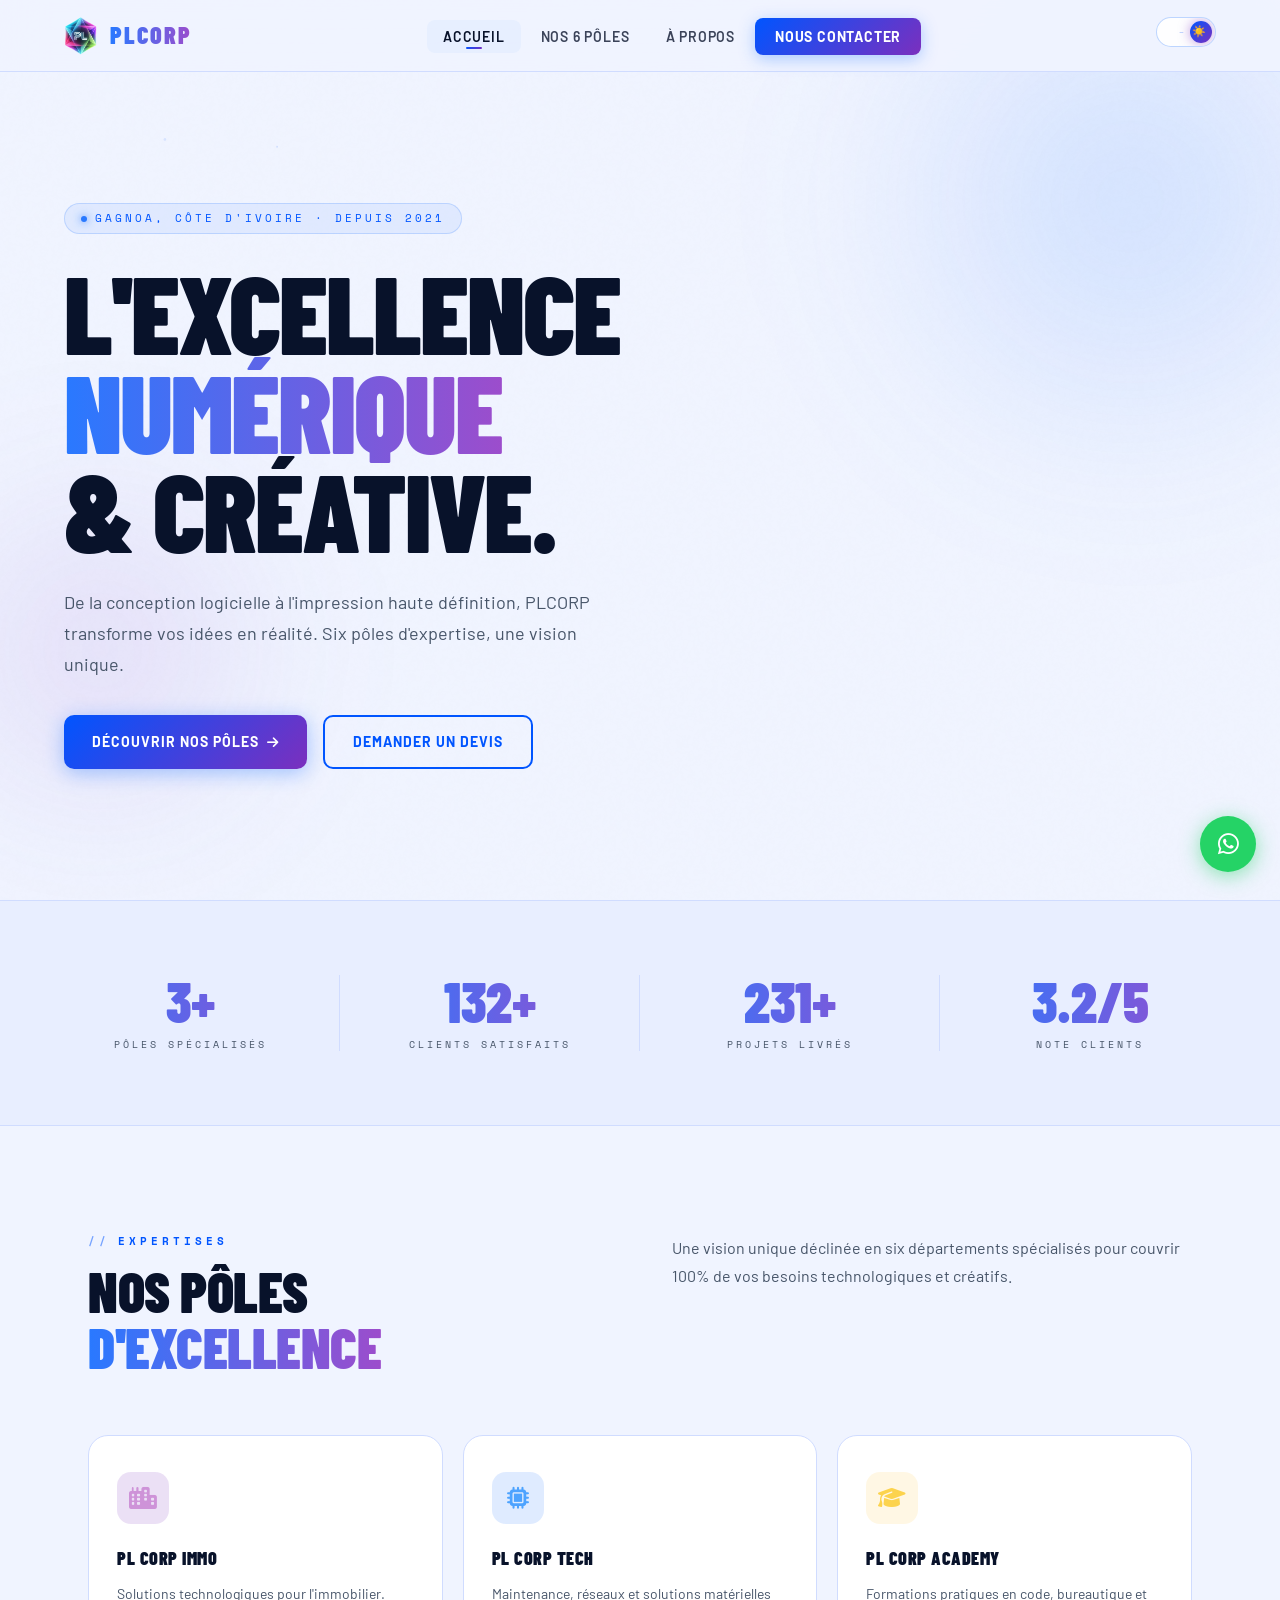
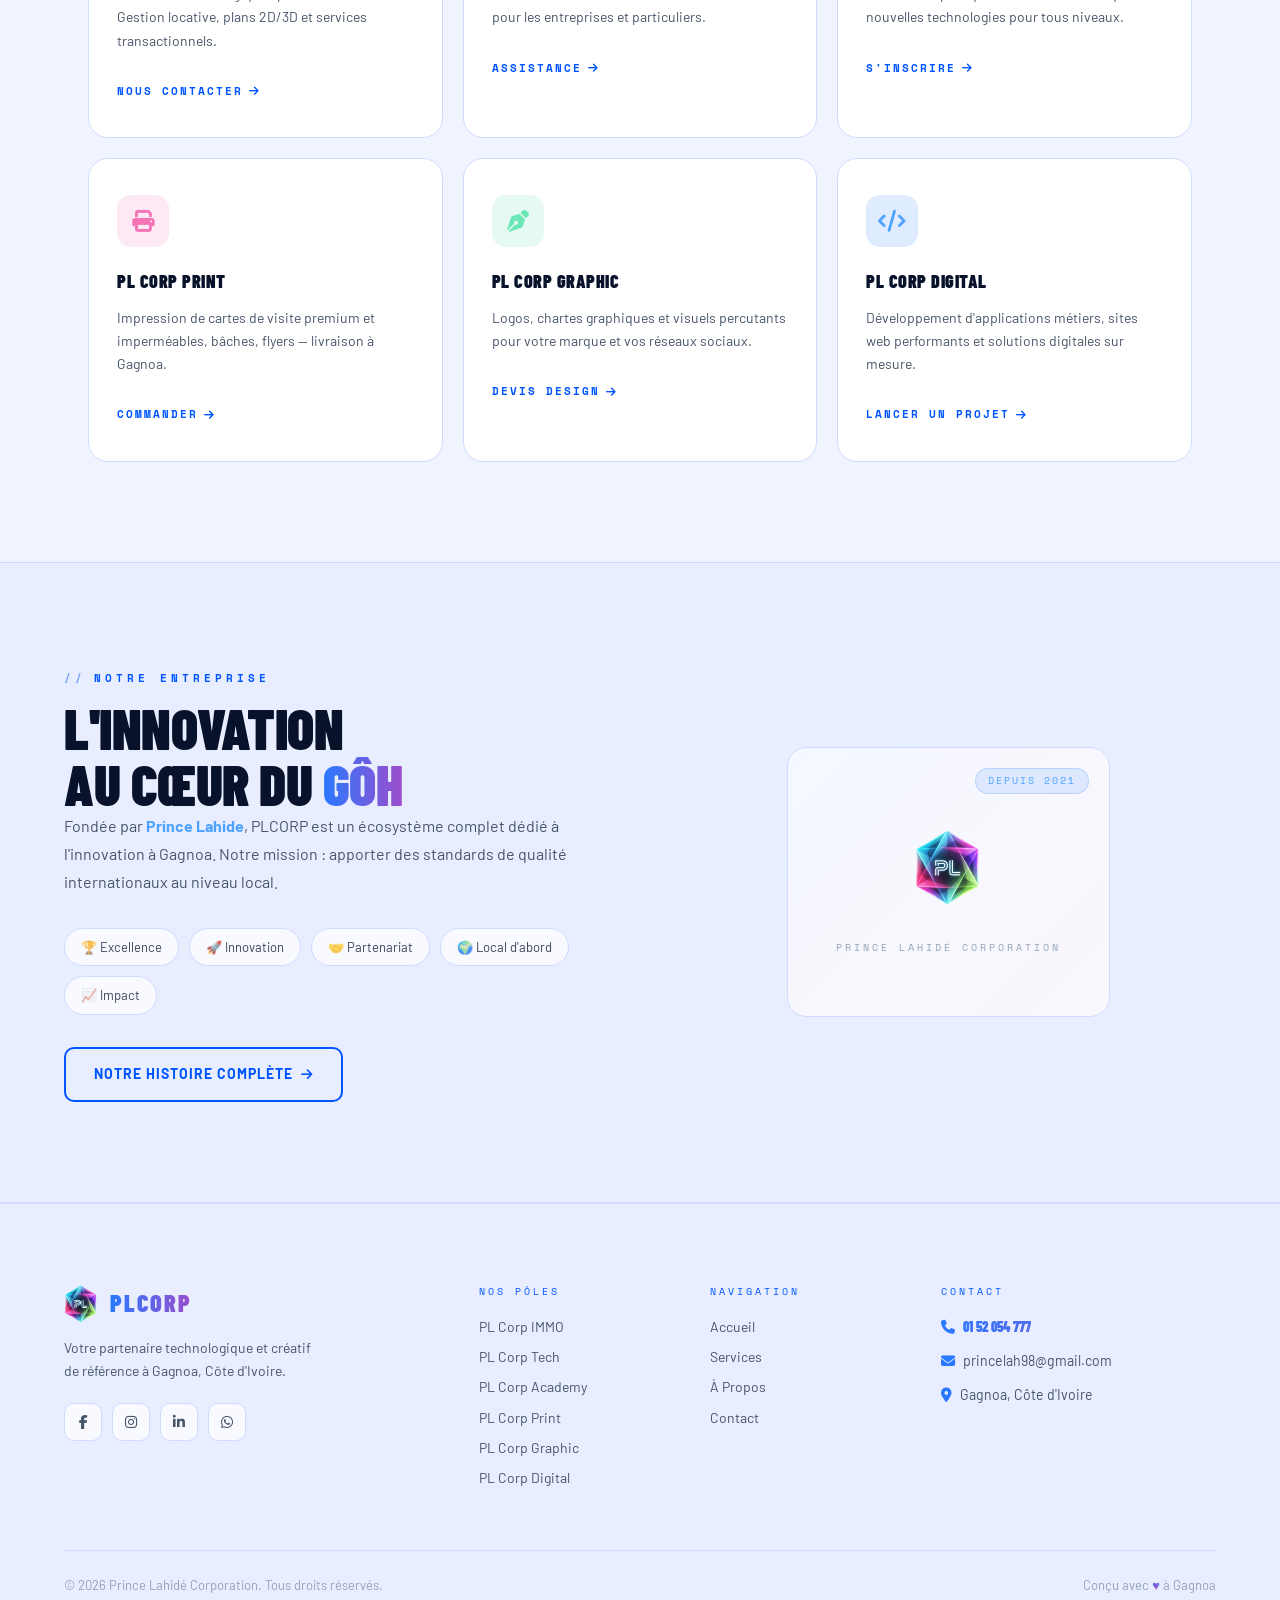
<file: index.html>
<!DOCTYPE html>
<html lang="fr" data-theme="light">
<head>
  <meta charset="UTF-8">
  <meta name="viewport" content="width=device-width, initial-scale=1.0">
  <meta http-equiv="X-UA-Compatible" content="IE=edge">
  <title>PLCORP — Solutions Numériques & Créatives à Gagnoa</title>
  <meta name="description" content="PLCORP, votre partenaire technologique à Gagnoa. Développement web, impression, design graphique, formations et maintenance informatique.">

  <!-- SEO & Social Sharing (Open Graph / Twitter) -->
  <meta property="og:title" content="PLCORP — Solutions Numériques & Créatives à Gagnoa">
  <meta property="og:description" content="Votre partenaire technologique pour le développement web, l'impression, le design, les formations et la maintenance à Gagnoa.">
  <meta property="og:image" content="https://www.plcorp.ci/assets/img/logo.png">
  <meta property="og:url" content="https://www.plcorp.ci">
  <meta property="og:type" content="website">
  <meta name="twitter:card" content="summary_large_image">
  <meta name="twitter:title" content="PLCORP — Solutions Numériques & Créatives à Gagnoa">
  <meta name="twitter:description" content="Votre partenaire technologique pour le développement web, l'impression, le design, les formations et la maintenance à Gagnoa.">
  <meta name="twitter:image" content="https://www.plcorp.ci/assets/img/logo.png">

  <link rel="stylesheet" href="https://cdnjs.cloudflare.com/ajax/libs/font-awesome/6.5.0/css/all.min.css">
  <link rel="stylesheet" href="assets/css/style.css">
  <link rel="icon" href="assets/img/logo.png" type="image/png">
  <link rel="preconnect" href="https://fonts.googleapis.com">
  <link rel="preconnect" href="https://fonts.gstatic.com" crossorigin>
  <link href="https://fonts.googleapis.com/css2?family=Barlow+Condensed:wght@700;900&family=Barlow:wght@400;500;600;700&family=Space+Mono:wght@400;700&display=swap" rel="stylesheet">
  <script>
    // Apply theme immediately to prevent FOUC
    (function(){
      var t = localStorage.getItem('plcorp-theme') || 'light';
      document.documentElement.setAttribute('data-theme', t);
    })();
  </script>
</head>
<body>

<!-- ── MOBILE NAV ── -->
<nav class="mobile-nav" id="mobile-nav-menu" aria-label="Navigation mobile">
  <button class="mobile-nav-close" aria-label="Fermer le menu"><i class="fas fa-times"></i></button>
  <a href="index.html" class="active">Accueil</a>
  <a href="services.html">Nos 6 Pôles</a>
  <a href="about.html">À Propos</a>
  <a href="contact.html">Contact</a>
</nav>

<!-- ── HEADER ── -->
<header id="navbar">
  <nav>
    <a href="index.html" class="logo"><img src="assets/img/logo.png" alt="Logo PLCORP"><span class="logo-text">PLCORP</span></a>
    <ul class="nav-links">
      <li><a href="index.html" class="active">Accueil</a></li>
      <li><a href="services.html">Nos 6 Pôles</a></li>
      <li><a href="about.html">À Propos</a></li>
      <li><a href="contact.html" class="btn-nav">Nous contacter</a></li>
    </ul>
    <div class="nav-controls">
      <!-- Theme Toggle -->
      <label class="theme-toggle" aria-label="Changer le thème">
        <input type="checkbox" class="tt-input">
        <div class="tt-track">
          <div class="tt-thumb">
            <span class="tt-icon-dark">🌙</span>
            <span class="tt-icon-light">☀️</span>
          </div>
        </div>
      </label>
      <button class="burger" aria-label="Ouvrir le menu" aria-controls="mobile-nav-menu" aria-expanded="false">
        <span></span><span></span><span></span>
      </button>
    </div>
  </nav>
</header>

<!-- ── HERO ── -->
<section id="hero">
  <canvas id="hero-canvas"></canvas>
  <div class="hero-blob-1"></div>
  <div class="hero-blob-2"></div>
  <div class="hero-inner">
    <div class="hero-badge">
      <span>Gagnoa, Côte d'Ivoire · Depuis 2021</span>
    </div>
    <h1 class="hero-title">
      L'Excellence<br>
      <span class="grad-word">Numérique</span><br>
      &amp; Créative.
    </h1>
    <p class="hero-desc">
      De la conception logicielle à l'impression haute définition, PLCORP transforme vos idées en réalité. Six pôles d'expertise, une vision unique.
    </p>
    <div class="hero-actions">
      <a href="services.html" class="btn btn-primary">Découvrir nos pôles <i class="fas fa-arrow-right"></i></a>
      <a href="https://wa.me/2250152054777?text=Bonjour%2C%20je%20viens%20de%20votre%20site%20web%20et%20je%20souhaite%20demander%20un%20devis." class="btn btn-outline" target="_blank">Demander un devis</a>
    </div>
  </div>
</section>

<!-- ── STATS ── -->
<section id="stats">
  <div class="stats-grid reveal">
    <div class="stat-item">
      <div class="stat-number" data-target="6" data-suffix="+">0+</div>
      <div class="stat-label">Pôles Spécialisés</div>
    </div>
    <div class="stat-item">
      <div class="stat-number" data-target="200" data-suffix="+">0+</div>
      <div class="stat-label">Clients Satisfaits</div>
    </div>
    <div class="stat-item">
      <div class="stat-number" data-target="350" data-suffix="+">0+</div>
      <div class="stat-label">Projets Livrés</div>
    </div>
    <div class="stat-item">
      <div class="stat-number" data-target="4.9" data-suffix="/5" data-float="true">0/5</div>
      <div class="stat-label">Note Clients</div>
    </div>
  </div>
</section>

<!-- ── SERVICES OVERVIEW ── -->
<section id="services-overview">
  <div class="container">
    <div class="services-header">
      <div>
        <div class="section-label reveal">Expertises</div>
        <h2 class="section-title reveal reveal-delay-1">Nos Pôles<br><span class="grad">d'Excellence</span></h2>
      </div>
      <p class="section-sub reveal reveal-delay-2">
        Une vision unique déclinée en six départements spécialisés pour couvrir 100% de vos besoins technologiques et créatifs.
      </p>
    </div>

    <div class="poles-grid">
      <div class="pole-card immo reveal reveal-delay-1">
        <div class="pole-glow"></div>
        <div class="pole-icon"><i class="fas fa-city"></i></div>
        <div class="pole-name">PL Corp IMMO</div>
        <p class="pole-desc">Solutions technologiques pour l'immobilier. Gestion locative, plans 2D/3D et services transactionnels.</p>
        <a href="https://wa.me/2250152054777?text=Bonjour%2C%20je%20viens%20de%20votre%20site%20web%20et%20je%20suis%20int%C3%A9ress%C3%A9%20par%20vos%20services%20IMMO." class="pole-link" target="_blank">Nous contacter <i class="fas fa-arrow-right"></i></a>
      </div>
      <div class="pole-card tech reveal reveal-delay-2">
        <div class="pole-glow"></div>
        <div class="pole-icon"><i class="fas fa-microchip"></i></div>
        <div class="pole-name">PL Corp Tech</div>
        <p class="pole-desc">Maintenance, réseaux et solutions matérielles pour les entreprises et particuliers.</p>
        <a href="https://wa.me/2250152054777?text=Bonjour%2C%20je%20viens%20de%20votre%20site%20web%20et%20j%27ai%20besoin%20d%27une%20assistance%20Tech." class="pole-link" target="_blank">Assistance <i class="fas fa-arrow-right"></i></a>
      </div>
      <div class="pole-card academy reveal reveal-delay-3">
        <div class="pole-glow"></div>
        <div class="pole-icon"><i class="fas fa-graduation-cap"></i></div>
        <div class="pole-name">PL Corp Academy</div>
        <p class="pole-desc">Formations pratiques en code, bureautique et nouvelles technologies pour tous niveaux.</p>
        <a href="https://wa.me/2250152054777?text=Bonjour%2C%20je%20viens%20de%20votre%20site%20web%20et%20je%20souhaite%20m%27inscrire%20%C3%A0%20une%20formation." class="pole-link" target="_blank">S'inscrire <i class="fas fa-arrow-right"></i></a>
      </div>
      <div class="pole-card print reveal reveal-delay-4">
        <div class="pole-glow"></div>
        <div class="pole-icon"><i class="fas fa-print"></i></div>
        <div class="pole-name">PL Corp Print</div>
        <p class="pole-desc">Impression de cartes de visite premium et imperméables, bâches, flyers — livraison à Gagnoa.</p>
        <a href="https://wa.me/2250152054777?text=Bonjour%2C%20je%20viens%20de%20votre%20site%20web%20et%20je%20souhaite%20passer%20une%20commande%20d%27impression." class="pole-link" target="_blank">Commander <i class="fas fa-arrow-right"></i></a>
      </div>
      <div class="pole-card graphic reveal reveal-delay-5">
        <div class="pole-glow"></div>
        <div class="pole-icon"><i class="fas fa-pen-nib"></i></div>
        <div class="pole-name">PL Corp Graphic</div>
        <p class="pole-desc">Logos, chartes graphiques et visuels percutants pour votre marque et vos réseaux sociaux.</p>
        <a href="https://wa.me/2250152054777?text=Bonjour%2C%20je%20viens%20de%20votre%20site%20web%20et%20je%20souhaite%20un%20devis%20pour%20du%20Design%20Graphique." class="pole-link" target="_blank">Devis Design <i class="fas fa-arrow-right"></i></a>
      </div>
      <div class="pole-card digital reveal reveal-delay-6">
        <div class="pole-glow"></div>
        <div class="pole-icon"><i class="fas fa-code"></i></div>
        <div class="pole-name">PL Corp Digital</div>
        <p class="pole-desc">Développement d'applications métiers, sites web performants et solutions digitales sur mesure.</p>
        <a href="https://wa.me/2250152054777?text=Bonjour%2C%20je%20viens%20de%20votre%20site%20web%20et%20je%20souhaite%20lancer%20un%20projet%20Web%2FMobile." class="pole-link" target="_blank">Lancer un projet <i class="fas fa-arrow-right"></i></a>
      </div>
    </div>
  </div>
</section>

<!-- ── ABOUT TEASER ── -->
<section id="about-teaser">
  <div class="container">
    <div class="about-teaser-grid">
      <div>
        <div class="section-label reveal">Notre Entreprise</div>
        <h2 class="section-title reveal reveal-delay-1">L'Innovation<br>au cœur du <span class="grad">Gôh</span></h2>
        <p class="section-sub reveal reveal-delay-2" style="margin-bottom:32px;">
          Fondée par <strong style="color:var(--blue-light)">Prince Lahide</strong>, PLCORP est un écosystème complet dédié à l'innovation à Gagnoa. Notre mission : apporter des standards de qualité internationaux au niveau local.
        </p>
        <div class="about-pills reveal reveal-delay-3">
          <span class="pill">🏆 Excellence</span>
          <span class="pill">🚀 Innovation</span>
          <span class="pill">🤝 Partenariat</span>
          <span class="pill">🌍 Local d'abord</span>
          <span class="pill">📈 Impact</span>
        </div>
        <a href="about.html" class="btn btn-outline reveal reveal-delay-4" style="margin-top:32px;">
          Notre histoire complète <i class="fas fa-arrow-right"></i>
        </a>
      </div>
      <div class="about-visual reveal reveal-delay-2">
        <div class="about-visual-card">
          <div class="av-badge">Depuis 2021</div>
          <div class="av-logo" style="padding: 20px 0;">
            <img src="assets/img/logo.png" alt="Logo PLCORP" style="height: 80px; width: auto; margin: 0 auto;">
          </div>
          <div class="av-tagline" style="margin-top: 12px;">Prince Lahidé Corporation</div>
        </div>
      </div>
    </div>
  </div>
</section>

<footer>
  <div class="container">
    <div class="footer-grid">
      <div class="footer-brand">
        <a href="index.html" class="logo"><img src="assets/img/logo.png" alt="Logo PLCORP"><span class="logo-text">PLCORP</span></a>
        <p>Votre partenaire technologique et créatif de référence à Gagnoa, Côte d'Ivoire.</p>
        <div class="social-row">
          <a href="https://www.facebook.com/profilee.php?id=61558742263762" class="social-btn" target="_blank" aria-label="Facebook"><i class="fab fa-facebook-f"></i></a>
          <a href="#" class="social-btn" aria-label="Instagram"><i class="fab fa-instagram"></i></a>
          <a href="#" class="social-btn" aria-label="LinkedIn"><i class="fab fa-linkedin-in"></i></a>
          <a href="https://wa.me/+2250152054777" class="social-btn" target="_blank" aria-label="WhatsApp"><i class="fab fa-whatsapp"></i></a>
        </div>
      </div>
      <div>
        <div class="footer-col-title">Nos Pôles</div>
        <div class="footer-links">
          <a href="services.html#immo">PL Corp IMMO</a>
          <a href="services.html#tech">PL Corp Tech</a>
          <a href="services.html#academy">PL Corp Academy</a>
          <a href="services.html#print">PL Corp Print</a>
          <a href="services.html#graphic">PL Corp Graphic</a>
          <a href="services.html#digital">PL Corp Digital</a>
        </div>
      </div>
      <div>
        <div class="footer-col-title">Navigation</div>
        <div class="footer-links">
          <a href="index.html">Accueil</a>
          <a href="services.html">Services</a>
          <a href="about.html">À Propos</a>
          <a href="contact.html">Contact</a>
        </div>
      </div>
      <div>
        <div class="footer-col-title">Contact</div>
        <div class="footer-links" style="gap:12px;">
          <a href="tel:+2250152054777" class="footer-phone-highlight"><i class="fas fa-phone" style="margin-right:8px;"></i>01 52 054 777</a>
          <a href="mailto:princelah98@gmail.com" style="color:var(--muted2);font-size:.88rem;display:inline-flex;align-items:center;"><i class="fas fa-envelope" style="color:var(--blue-elec);margin-right:8px;"></i>princelah98@gmail.com</a>
          <span style="color:var(--muted2);font-size:.88rem;"><i class="fas fa-map-marker-alt" style="color:var(--blue-elec);margin-right:8px;"></i>Gagnoa, Côte d'Ivoire</span>
        </div>
      </div>
    </div>
    <div class="footer-bottom">
      <p>© 2026 Prince Lahidé Corporation. Tous droits réservés.</p>
      <p>Conçu avec <span style="background:var(--grad-text);-webkit-background-clip:text;-webkit-text-fill-color:transparent;background-clip:text;">♥</span> à Gagnoa</p>
    </div>
  </div>
</footer>

<!-- WhatsApp Float -->
<a href="https://wa.me/+2250152054777" class="whatsapp-float" target="_blank" aria-label="Discuter sur WhatsApp">
  <i class="fab fa-whatsapp"></i>
</a>

<script src="assets/js/main.js"></script>
</body>
</html>
</file>
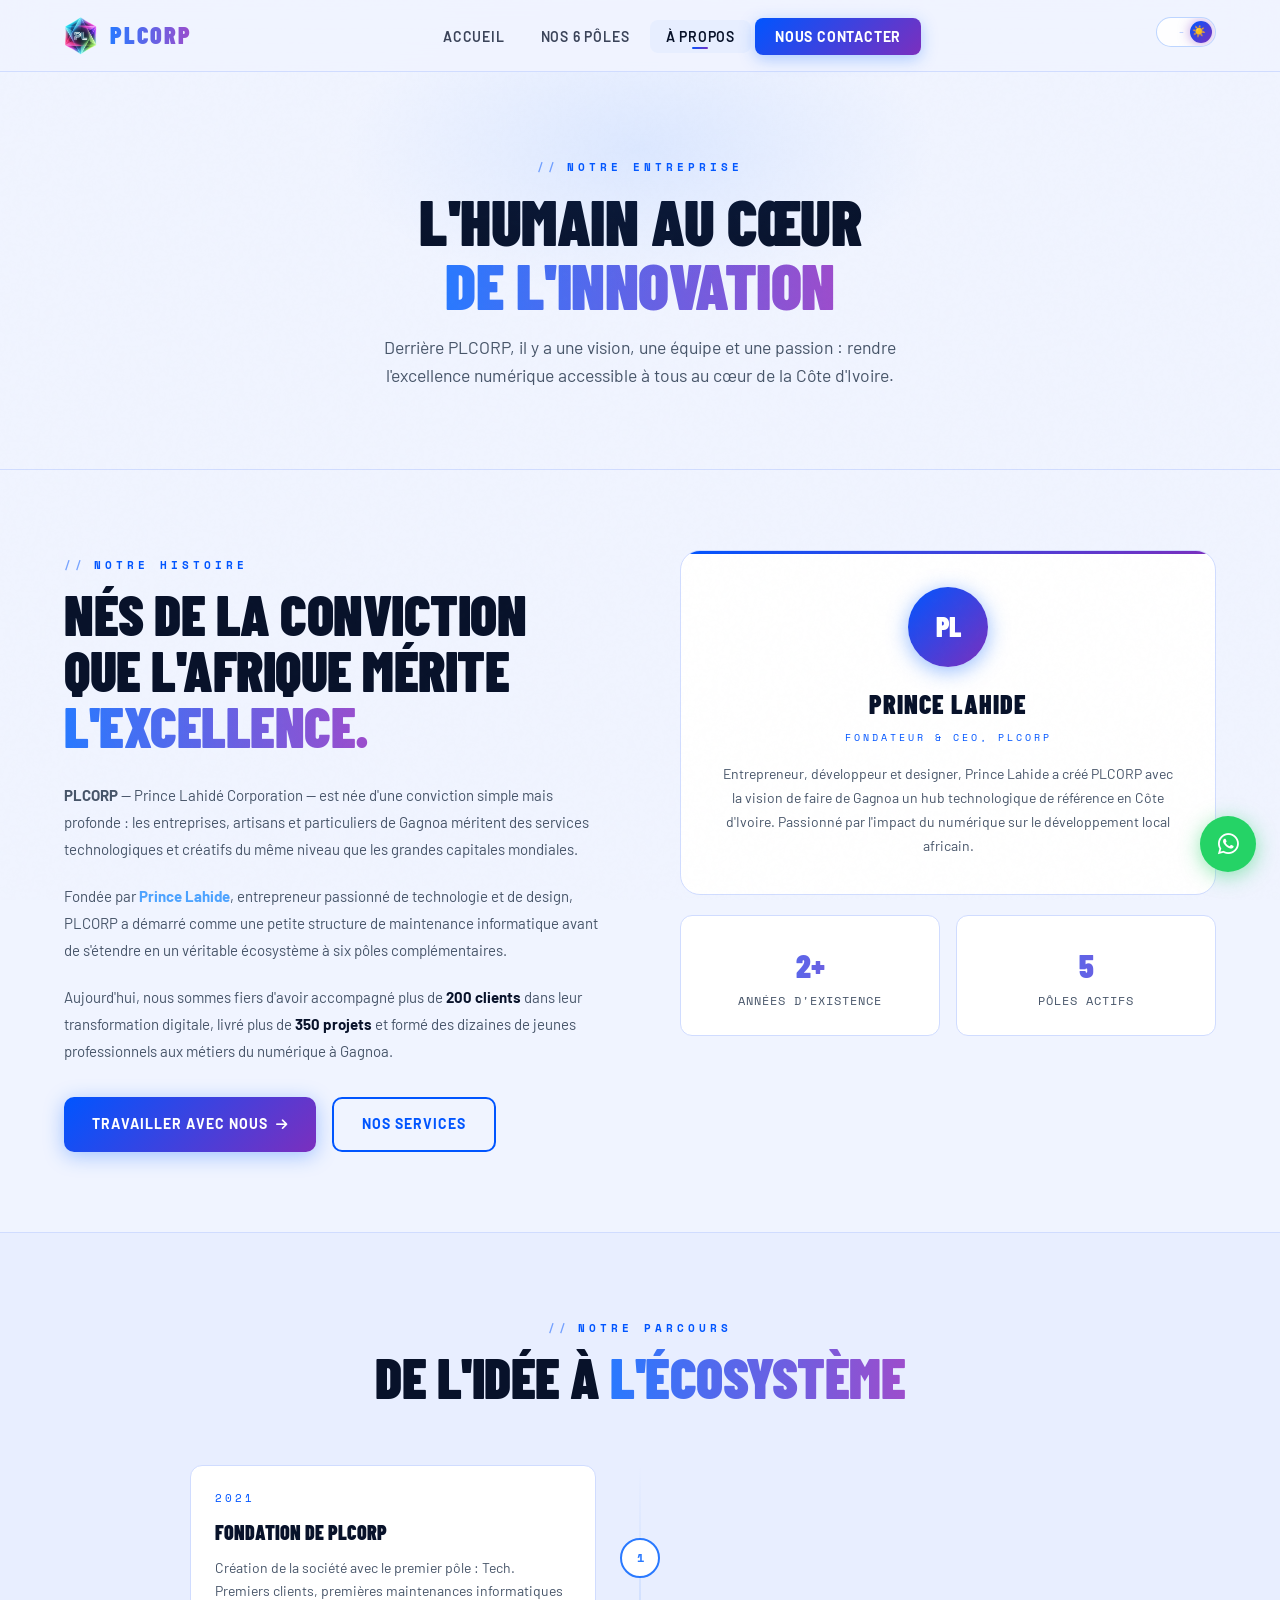
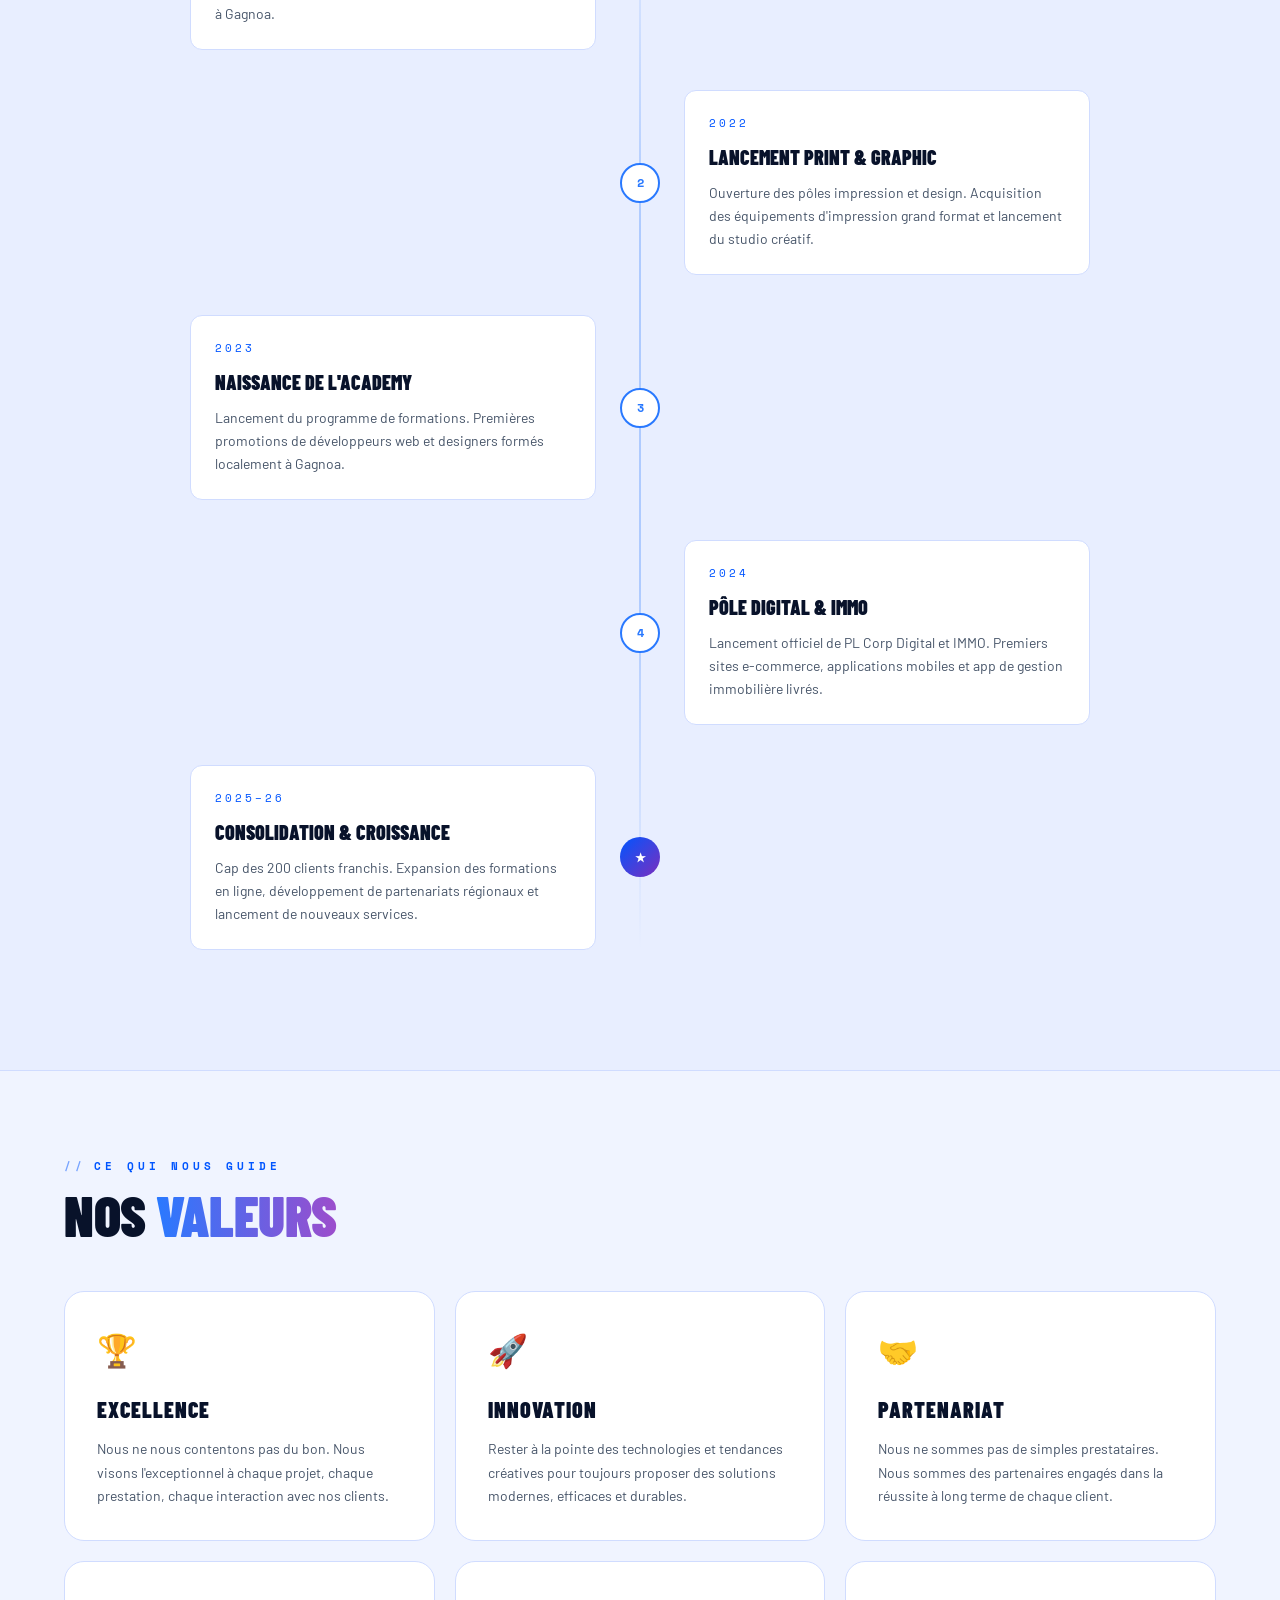
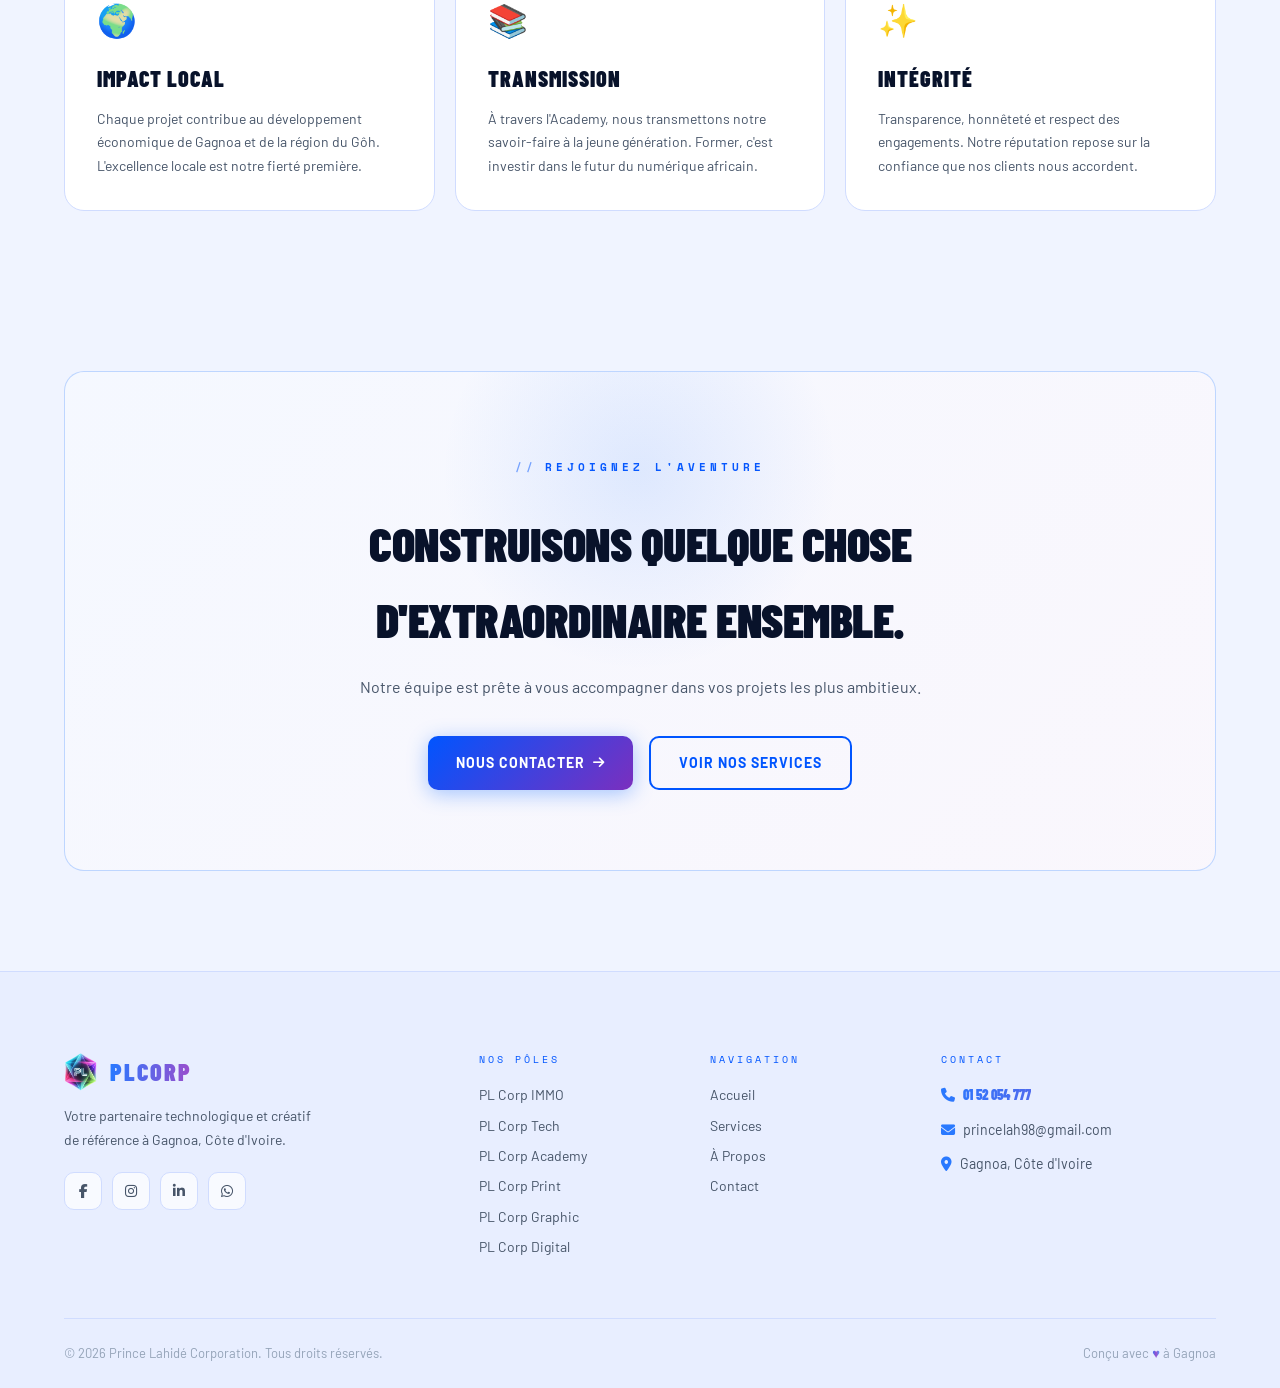
<file: about.html>
<!DOCTYPE html>
<html lang="fr" data-theme="light">
<head>
  <meta charset="UTF-8">
  <meta name="viewport" content="width=device-width, initial-scale=1.0">
  <title>À Propos — PLCORP</title>
  <meta name="description" content="L'histoire de PLCORP, notre vision pour l'innovation à Gagnoa et l'équipe derrière vos projets numériques et créatifs.">
  <link rel="stylesheet" href="https://cdnjs.cloudflare.com/ajax/libs/font-awesome/6.5.0/css/all.min.css">
  <link rel="stylesheet" href="assets/css/style.css">
  <link rel="icon" href="assets/img/logo.png" type="image/png">
  <link rel="preconnect" href="https://fonts.googleapis.com">
  <link rel="preconnect" href="https://fonts.gstatic.com" crossorigin>
  <link href="https://fonts.googleapis.com/css2?family=Barlow+Condensed:wght@700;900&family=Barlow:wght@400;500;600;700&family=Space+Mono:wght@400;700&display=swap" rel="stylesheet">
  <script>(function(){var t=localStorage.getItem('plcorp-theme')||'light';document.documentElement.setAttribute('data-theme',t);})();</script>
</head>
<body>

<div id="theme-sweep"></div>
<div id="page-transition"></div>
<div id="cursor-dot"></div>
<div id="cursor-ring"></div>

<nav class="mobile-nav" id="mobile-nav-menu">
  <button class="mobile-nav-close" aria-label="Fermer le menu"><i class="fas fa-times"></i></button>
  <a href="index.html">Accueil</a>
  <a href="services.html">Nos 6 Pôles</a>
  <a href="about.html" class="active">À Propos</a>
  <a href="contact.html">Contact</a>
</nav>

<header id="navbar">
  <nav>
    <a href="index.html" class="logo"><img src="assets/img/logo.png" alt="Logo PLCORP"><span class="logo-text">PLCORP</span></a>
    <ul class="nav-links">
      <li><a href="index.html">Accueil</a></li>
      <li><a href="services.html">Nos 6 Pôles</a></li>
      <li><a href="about.html" class="active">À Propos</a></li>
      <li><a href="contact.html" class="btn-nav">Nous contacter</a></li>
    </ul>
    <div class="nav-controls">
      <label class="theme-toggle" aria-label="Changer le thème">
        <input type="checkbox" class="tt-input">
        <div class="tt-track">
          <div class="tt-thumb">
            <span class="tt-icon-dark">🌙</span>
            <span class="tt-icon-light">☀️</span>
          </div>
        </div>
      </label>
      <button class="burger" aria-label="Ouvrir le menu" aria-controls="mobile-nav-menu" aria-expanded="false">
        <span></span><span></span><span></span>
      </button>
    </div>
  </nav>
</header>

<!-- PAGE HERO -->
<div class="page-hero">
  <div class="section-label">Notre Entreprise</div>
  <h1 class="section-title" style="font-size:clamp(2.4rem,5vw,4.5rem); margin-bottom:16px;">
    L'Humain au cœur<br><span class="grad">de l'Innovation</span>
  </h1>
  <p style="color:var(--muted2); font-size:1.1rem; max-width:580px; margin:0 auto;">
    Derrière PLCORP, il y a une vision, une équipe et une passion : rendre l'excellence numérique accessible à tous au cœur de la Côte d'Ivoire.
  </p>
</div>

<!-- STORY -->
<section id="about-story">
  <div class="container">
    <div class="story-grid">
      <div class="story-text">
        <div class="section-label reveal">Notre Histoire</div>
        <h2 class="section-title reveal reveal-delay-1" style="margin-bottom:28px;">
          Nés de la conviction<br>que l'Afrique mérite<br><span class="grad">l'Excellence.</span>
        </h2>
        <p class="reveal reveal-delay-2">
          <strong>PLCORP</strong> — Prince Lahidé Corporation — est née d'une conviction simple mais profonde : les entreprises, artisans et particuliers de Gagnoa méritent des services technologiques et créatifs du même niveau que les grandes capitales mondiales.
        </p>
        <p class="reveal reveal-delay-3">
          Fondée par <strong style="color:var(--blue-light)">Prince Lahide</strong>, entrepreneur passionné de technologie et de design, PLCORP a démarré comme une petite structure de maintenance informatique avant de s'étendre en un véritable écosystème à six pôles complémentaires.
        </p>
        <p class="reveal reveal-delay-4">
          Aujourd'hui, nous sommes fiers d'avoir accompagné plus de <strong style="color:var(--text)">200 clients</strong> dans leur transformation digitale, livré plus de <strong style="color:var(--text)">350 projets</strong> et formé des dizaines de jeunes professionnels aux métiers du numérique à Gagnoa.
        </p>
        <div style="display:flex; gap:16px; margin-top:32px; flex-wrap:wrap;" class="reveal reveal-delay-5">
          <a href="https://wa.me/2250152054777?text=Bonjour%2C%20je%20viens%20de%20votre%20site%20web%20et%20je%20souhaite%20travailler%20avec%20vous." class="btn btn-primary" target="_blank">Travailler avec nous <i class="fas fa-arrow-right"></i></a>
          <a href="services.html" class="btn btn-outline">Nos services</a>
        </div>
      </div>
      <div class="reveal reveal-delay-2">
        <div class="founder-card">
          <div class="founder-avatar">PL</div>
          <div class="founder-name">Prince Lahide</div>
          <div class="founder-title">Fondateur &amp; CEO, PLCORP</div>
          <p class="founder-bio">
            Entrepreneur, développeur et designer, Prince Lahide a créé PLCORP avec la vision de faire de Gagnoa un hub technologique de référence en Côte d'Ivoire. Passionné par l'impact du numérique sur le développement local africain.
          </p>
        </div>
        <div style="display:grid; grid-template-columns:1fr 1fr; gap:16px; margin-top:20px;">
          <div style="background:var(--bg-card); border:1px solid var(--border); border-radius:var(--radius); padding:24px; text-align:center;">
            <div style="font-family:var(--font-disp); font-size:2rem; font-weight:900; background:var(--grad-text);-webkit-background-clip:text;-webkit-text-fill-color:transparent;background-clip:text;background-size:200% auto;animation:grad-shift 5s linear infinite;" data-target="3" data-suffix="+">0+</div>
            <div style="color:var(--muted2); font-size:0.78rem; text-transform:uppercase; letter-spacing:0.08em; font-family:var(--font-mono);">Années d'existence</div>
          </div>
          <div style="background:var(--bg-card); border:1px solid var(--border); border-radius:var(--radius); padding:24px; text-align:center;">
            <div style="font-family:var(--font-disp); font-size:2rem; font-weight:900; background:var(--grad-text);-webkit-background-clip:text;-webkit-text-fill-color:transparent;background-clip:text;background-size:200% auto;animation:grad-shift 5s linear infinite;" data-target="6" data-suffix="">0</div>
            <div style="color:var(--muted2); font-size:0.78rem; text-transform:uppercase; letter-spacing:0.08em; font-family:var(--font-mono);">Pôles actifs</div>
          </div>
        </div>
      </div>
    </div>
  </div>
</section>

<!-- TIMELINE -->
<section id="timeline">
  <div class="container">
    <div style="text-align:center;">
      <div class="section-label reveal" style="justify-content:center;">Notre parcours</div>
      <h2 class="section-title reveal reveal-delay-1">De l'idée à <span class="grad">l'Écosystème</span></h2>
    </div>
    <div class="timeline-track">
      <div class="tl-item reveal">
        <div class="tl-content">
          <div class="tl-year">2021</div>
          <div class="tl-event">Fondation de PLCORP</div>
          <p class="tl-desc">Création de la société avec le premier pôle : Tech. Premiers clients, premières maintenances informatiques à Gagnoa.</p>
        </div>
        <div class="tl-dot">1</div>
        <div class="tl-empty"></div>
      </div>
      <div class="tl-item reveal">
        <div class="tl-empty"></div>
        <div class="tl-dot">2</div>
        <div class="tl-content">
          <div class="tl-year">2022</div>
          <div class="tl-event">Lancement Print &amp; Graphic</div>
          <p class="tl-desc">Ouverture des pôles impression et design. Acquisition des équipements d'impression grand format et lancement du studio créatif.</p>
        </div>
      </div>
      <div class="tl-item reveal">
        <div class="tl-content">
          <div class="tl-year">2023</div>
          <div class="tl-event">Naissance de l'Academy</div>
          <p class="tl-desc">Lancement du programme de formations. Premières promotions de développeurs web et designers formés localement à Gagnoa.</p>
        </div>
        <div class="tl-dot">3</div>
        <div class="tl-empty"></div>
      </div>
      <div class="tl-item reveal">
        <div class="tl-empty"></div>
        <div class="tl-dot">4</div>
        <div class="tl-content">
          <div class="tl-year">2024</div>
          <div class="tl-event">Pôle Digital &amp; IMMO</div>
          <p class="tl-desc">Lancement officiel de PL Corp Digital et IMMO. Premiers sites e-commerce, applications mobiles et app de gestion immobilière livrés.</p>
        </div>
      </div>
      <div class="tl-item reveal">
        <div class="tl-content">
          <div class="tl-year">2025–26</div>
          <div class="tl-event">Consolidation &amp; Croissance</div>
          <p class="tl-desc">Cap des 200 clients franchis. Expansion des formations en ligne, développement de partenariats régionaux et lancement de nouveaux services.</p>
        </div>
        <div class="tl-dot" style="background:var(--grad-btn);color:white;border:none;">★</div>
        <div class="tl-empty"></div>
      </div>
    </div>
  </div>
</section>

<!-- VALUES -->
<section id="values">
  <div class="container">
    <div class="section-label reveal">Ce qui nous guide</div>
    <h2 class="section-title reveal reveal-delay-1">Nos <span class="grad">Valeurs</span></h2>
    <div class="values-grid">
      <div class="value-card reveal reveal-delay-1">
        <div class="value-icon">🏆</div>
        <div class="value-title">Excellence</div>
        <p class="value-text">Nous ne nous contentons pas du bon. Nous visons l'exceptionnel à chaque projet, chaque prestation, chaque interaction avec nos clients.</p>
      </div>
      <div class="value-card reveal reveal-delay-2">
        <div class="value-icon">🚀</div>
        <div class="value-title">Innovation</div>
        <p class="value-text">Rester à la pointe des technologies et tendances créatives pour toujours proposer des solutions modernes, efficaces et durables.</p>
      </div>
      <div class="value-card reveal reveal-delay-3">
        <div class="value-icon">🤝</div>
        <div class="value-title">Partenariat</div>
        <p class="value-text">Nous ne sommes pas de simples prestataires. Nous sommes des partenaires engagés dans la réussite à long terme de chaque client.</p>
      </div>
      <div class="value-card reveal reveal-delay-1">
        <div class="value-icon">🌍</div>
        <div class="value-title">Impact Local</div>
        <p class="value-text">Chaque projet contribue au développement économique de Gagnoa et de la région du Gôh. L'excellence locale est notre fierté première.</p>
      </div>
      <div class="value-card reveal reveal-delay-2">
        <div class="value-icon">📚</div>
        <div class="value-title">Transmission</div>
        <p class="value-text">À travers l'Academy, nous transmettons notre savoir-faire à la jeune génération. Former, c'est investir dans le futur du numérique africain.</p>
      </div>
      <div class="value-card reveal reveal-delay-3">
        <div class="value-icon">✨</div>
        <div class="value-title">Intégrité</div>
        <p class="value-text">Transparence, honnêteté et respect des engagements. Notre réputation repose sur la confiance que nos clients nous accordent.</p>
      </div>
    </div>
  </div>
</section>

<!-- CTA -->
<section id="cta-section">
  <div class="container">
    <div class="cta-box reveal">
      <div class="section-label" style="justify-content:center;">Rejoignez l'aventure</div>
      <h2 class="cta-title">Construisons quelque chose<br><span class="grad">d'Extraordinaire</span> Ensemble.</h2>
      <p class="cta-sub">Notre équipe est prête à vous accompagner dans vos projets les plus ambitieux.</p>
      <div class="cta-actions">
        <a href="https://wa.me/2250152054777?text=Bonjour%2C%20je%20viens%20de%20votre%20site%20web%20et%20je%20souhaite%20discuter%20d%27un%20projet." class="btn btn-primary" target="_blank">Nous contacter <i class="fas fa-arrow-right"></i></a>
        <a href="services.html" class="btn btn-outline">Voir nos services</a>
      </div>
    </div>
  </div>
</section>

<footer>
  <div class="container">
    <div class="footer-grid">
      <div class="footer-brand">
        <a href="index.html" class="logo"><img src="assets/img/logo.png" alt="Logo PLCORP"><span class="logo-text">PLCORP</span></a>
        <p>Votre partenaire technologique et créatif de référence à Gagnoa, Côte d'Ivoire.</p>
        <div class="social-row">
          <a href="https://www.facebook.com/profilee.php?id=61558742263762" class="social-btn" target="_blank" aria-label="Facebook"><i class="fab fa-facebook-f"></i></a>
          <a href="#" class="social-btn" aria-label="Instagram"><i class="fab fa-instagram"></i></a>
          <a href="#" class="social-btn" aria-label="LinkedIn"><i class="fab fa-linkedin-in"></i></a>
          <a href="https://wa.me/+2250152054777" class="social-btn" target="_blank" aria-label="WhatsApp"><i class="fab fa-whatsapp"></i></a>
        </div>
      </div>
      <div>
        <div class="footer-col-title">Nos Pôles</div>
        <div class="footer-links">
          <a href="services.html#immo">PL Corp IMMO</a>
          <a href="services.html#tech">PL Corp Tech</a>
          <a href="services.html#academy">PL Corp Academy</a>
          <a href="services.html#print">PL Corp Print</a>
          <a href="services.html#graphic">PL Corp Graphic</a>
          <a href="services.html#digital">PL Corp Digital</a>
        </div>
      </div>
      <div>
        <div class="footer-col-title">Navigation</div>
        <div class="footer-links">
          <a href="index.html">Accueil</a>
          <a href="services.html">Services</a>
          <a href="about.html">À Propos</a>
          <a href="contact.html">Contact</a>
        </div>
      </div>
      <div>
        <div class="footer-col-title">Contact</div>
        <div class="footer-links" style="gap:12px;">
          <a href="tel:+2250152054777" class="footer-phone-highlight"><i class="fas fa-phone" style="margin-right:8px;"></i>01 52 054 777</a>
          <a href="mailto:princelah98@gmail.com" style="color:var(--muted2);font-size:.88rem;display:inline-flex;align-items:center;"><i class="fas fa-envelope" style="color:var(--blue-elec);margin-right:8px;"></i>princelah98@gmail.com</a>
          <span style="color:var(--muted2);font-size:.88rem;"><i class="fas fa-map-marker-alt" style="color:var(--blue-elec);margin-right:8px;"></i>Gagnoa, Côte d'Ivoire</span>
        </div>
      </div>
    </div>
    <div class="footer-bottom">
      <p>© 2026 Prince Lahidé Corporation. Tous droits réservés.</p>
      <p>Conçu avec <span style="background:var(--grad-text);-webkit-background-clip:text;-webkit-text-fill-color:transparent;background-clip:text;">♥</span> à Gagnoa</p>
    </div>
  </div>
</footer>

<a href="https://wa.me/+2250152054777" class="whatsapp-float" target="_blank" aria-label="WhatsApp"><i class="fab fa-whatsapp"></i></a>

<script src="assets/js/main.js"></script>
</body>
</html>
</file>
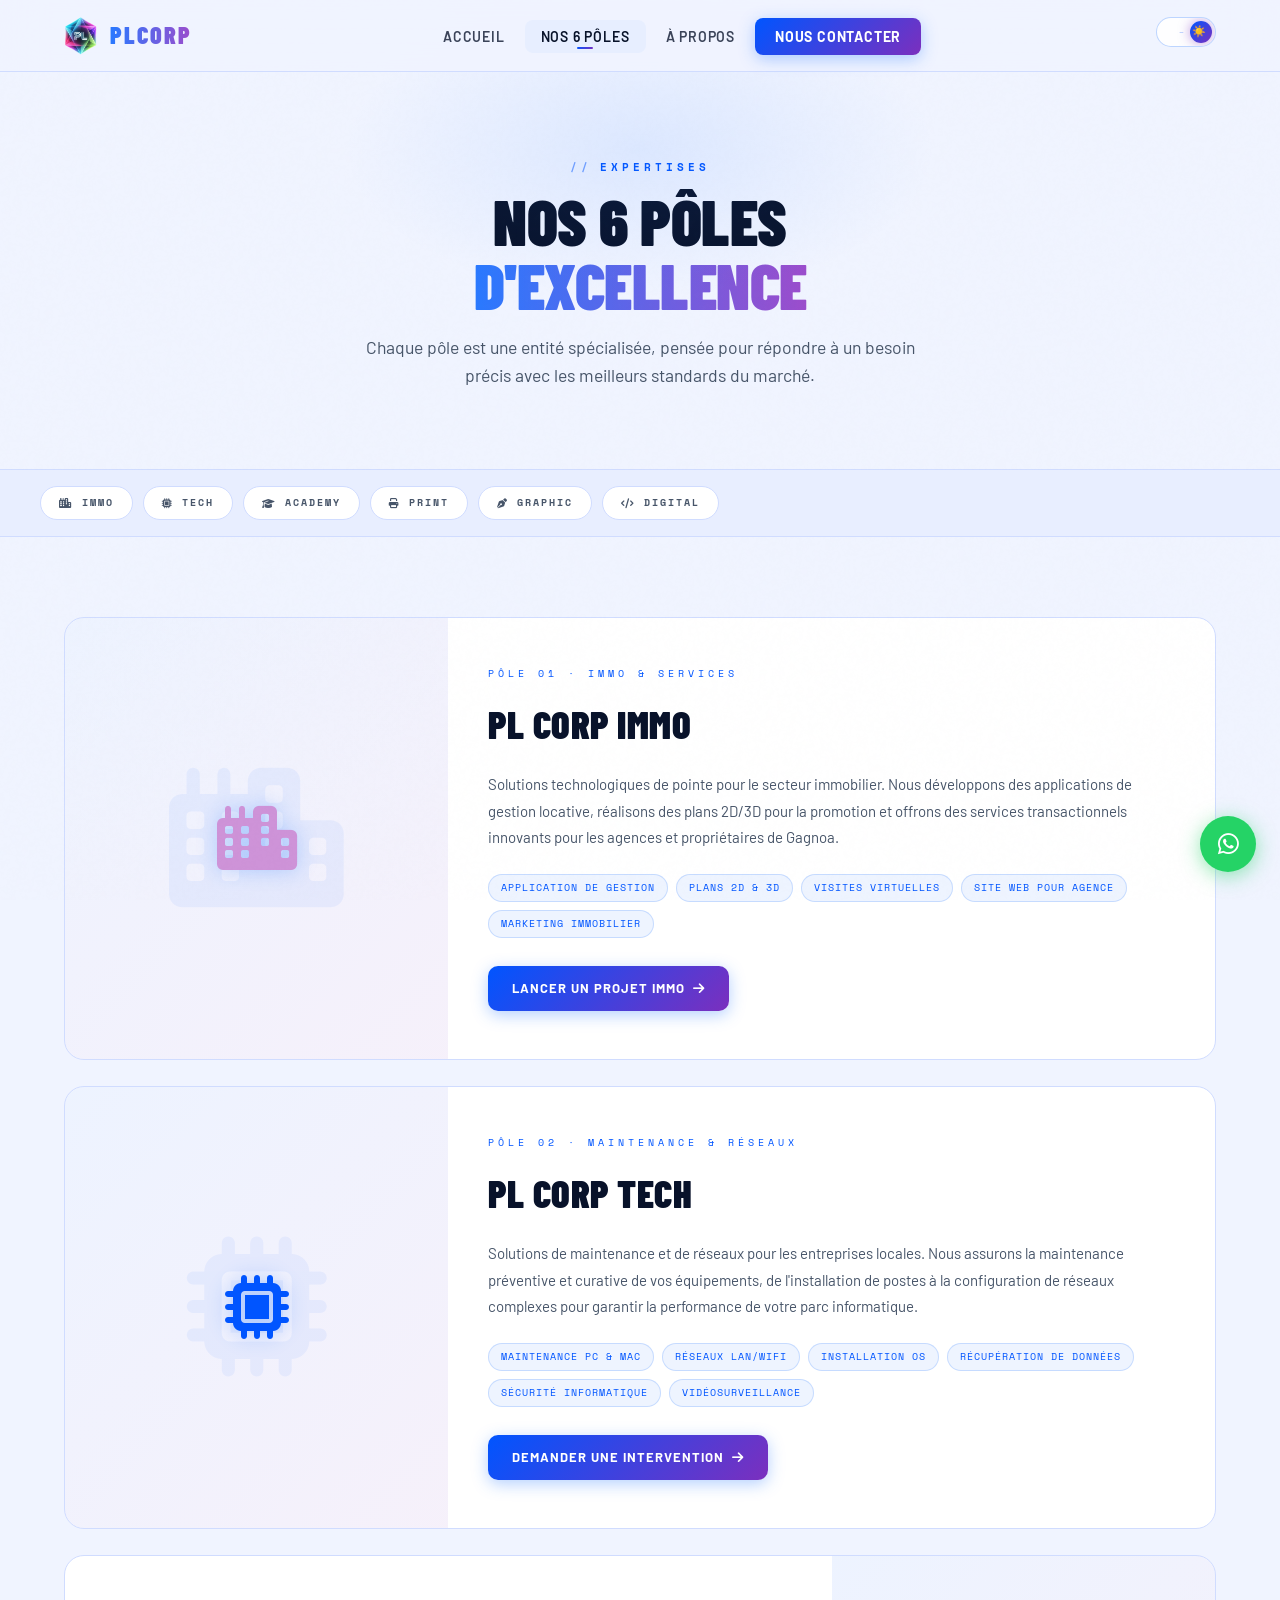
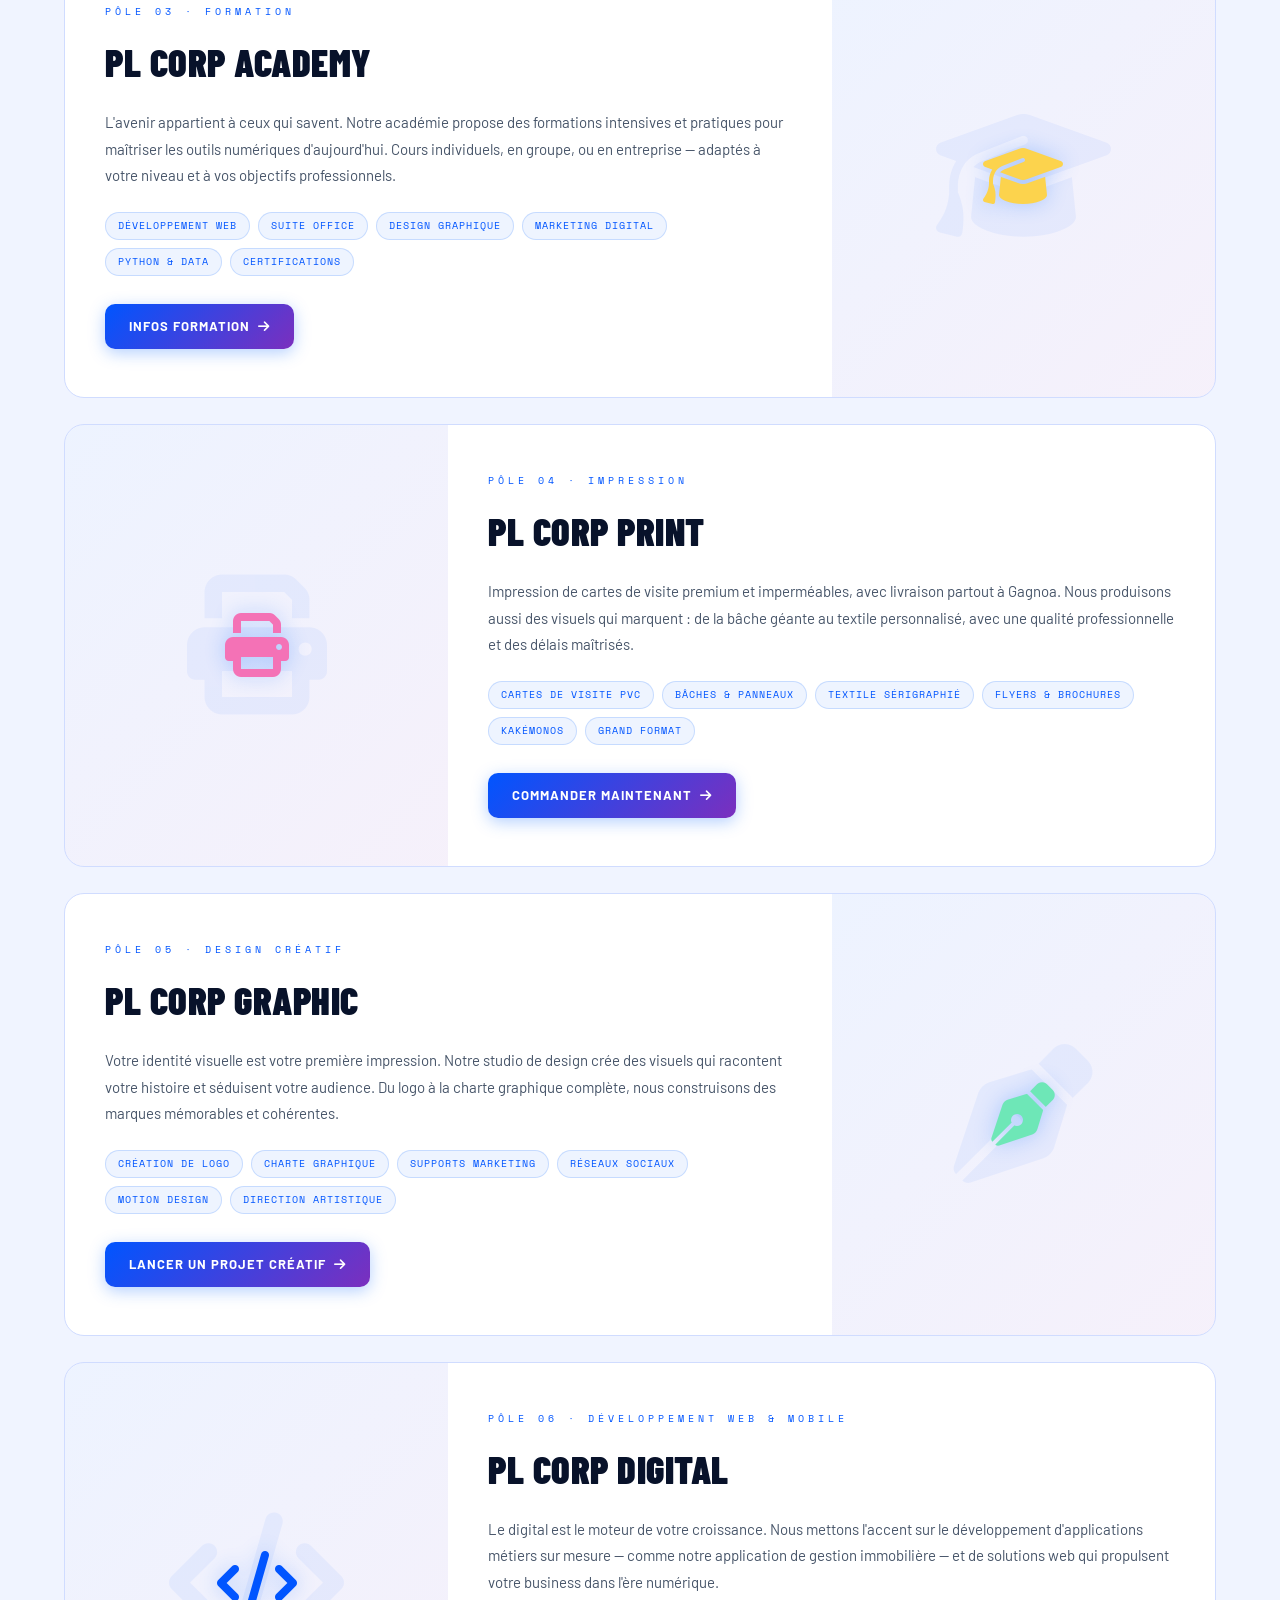
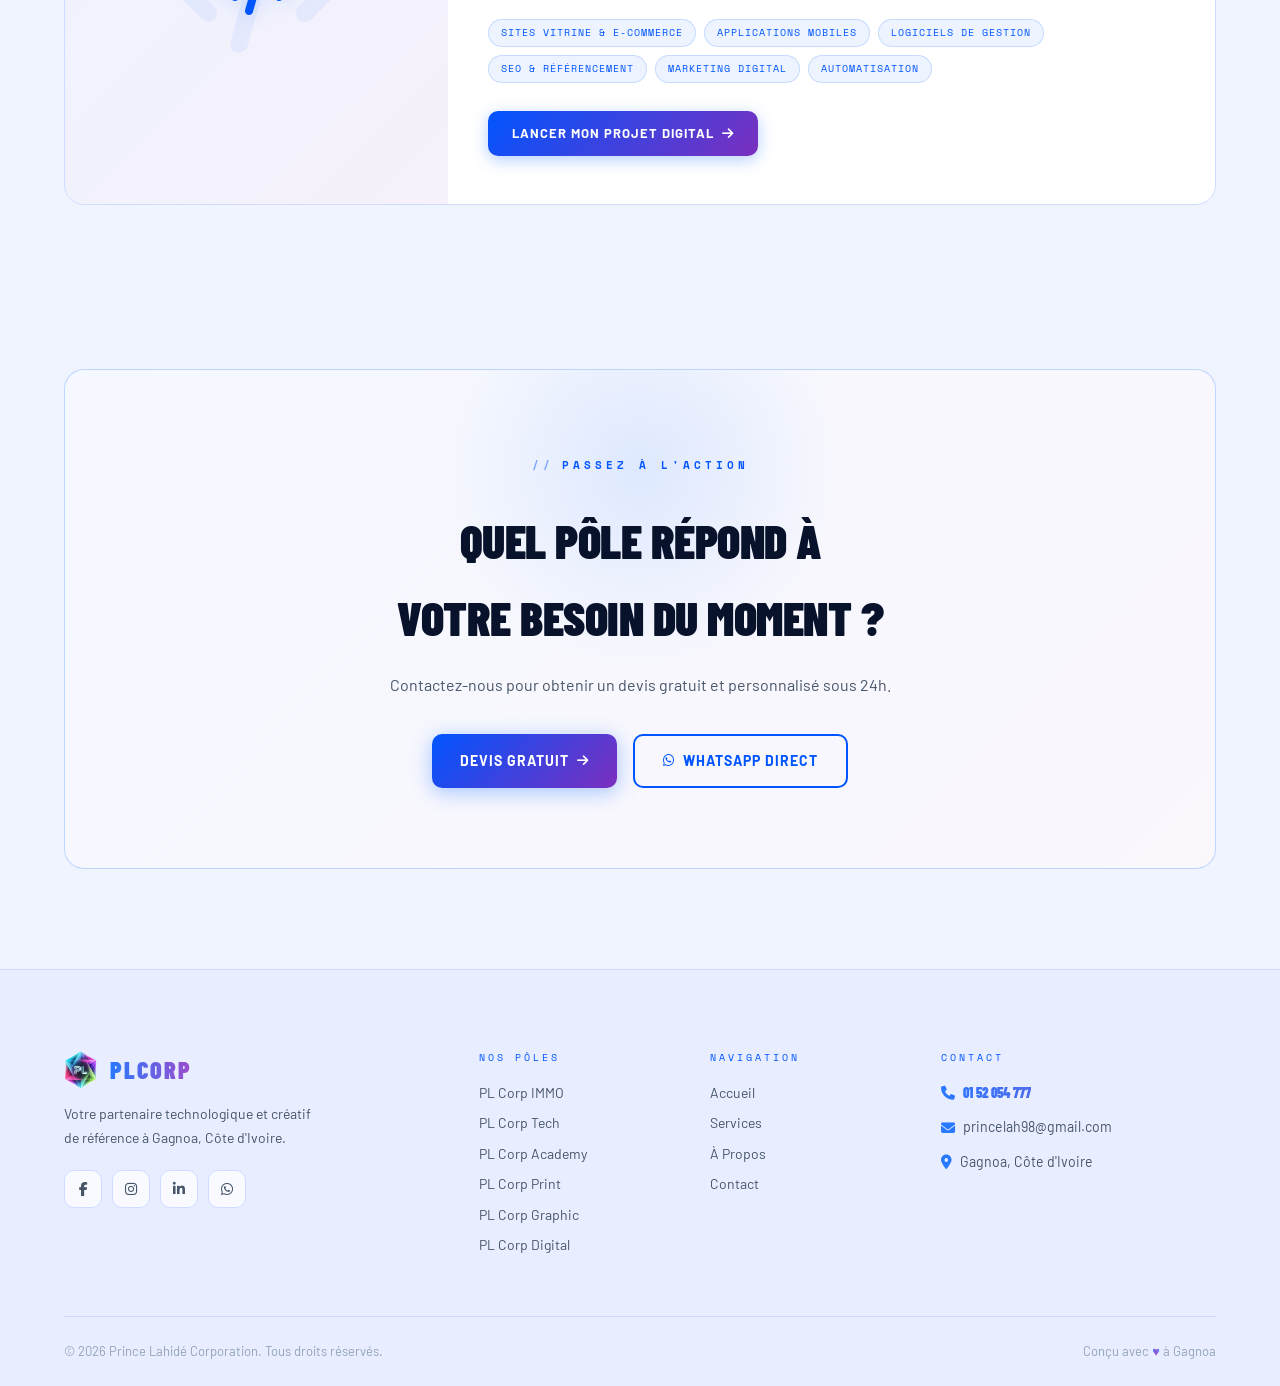
<file: services.html>
<!DOCTYPE html>
<html lang="fr" data-theme="light">
<head>
  <meta charset="UTF-8">
  <meta name="viewport" content="width=device-width, initial-scale=1.0">
  <title>Nos 6 Pôles — PLCORP</title>
  <meta name="description" content="Découvrez les 6 pôles d'expertise de PLCORP : IMMO, Tech, Academy, Print, Graphic, Digital.">
  <link rel="stylesheet" href="https://cdnjs.cloudflare.com/ajax/libs/font-awesome/6.5.0/css/all.min.css">
  <link rel="stylesheet" href="assets/css/style.css">
  <link rel="icon" href="assets/img/logo.png" type="image/png">
  <link rel="preconnect" href="https://fonts.googleapis.com">
  <link rel="preconnect" href="https://fonts.gstatic.com" crossorigin>
  <link href="https://fonts.googleapis.com/css2?family=Barlow+Condensed:wght@700;900&family=Barlow:wght@400;500;600;700&family=Space+Mono:wght@400;700&display=swap" rel="stylesheet">
  <script>(function(){var t=localStorage.getItem('plcorp-theme')||'light';document.documentElement.setAttribute('data-theme',t);})();</script>
</head>
<body>

<div id="theme-sweep"></div>
<div id="page-transition"></div>
<div id="cursor-dot"></div>
<div id="cursor-ring"></div>

<nav class="mobile-nav" id="mobile-nav-menu">
  <button class="mobile-nav-close" aria-label="Fermer le menu"><i class="fas fa-times"></i></button>
  <a href="index.html">Accueil</a>
  <a href="services.html" class="active">Nos 6 Pôles</a>
  <a href="about.html">À Propos</a>
  <a href="contact.html">Contact</a>
</nav>

<header id="navbar">
  <nav>
    <a href="index.html" class="logo"><img src="assets/img/logo.png" alt="Logo PLCORP"><span class="logo-text">PLCORP</span></a>
    <ul class="nav-links">
      <li><a href="index.html">Accueil</a></li>
      <li><a href="services.html" class="active">Nos 6 Pôles</a></li>
      <li><a href="about.html">À Propos</a></li>
      <li><a href="contact.html" class="btn-nav">Nous contacter</a></li>
    </ul>
    <div class="nav-controls">
      <label class="theme-toggle" aria-label="Changer le thème">
        <input type="checkbox" class="tt-input">
        <div class="tt-track">
          <div class="tt-thumb">
            <span class="tt-icon-dark">🌙</span>
            <span class="tt-icon-light">☀️</span>
          </div>
        </div>
      </label>
      <button class="burger" aria-label="Ouvrir le menu" aria-controls="mobile-nav-menu" aria-expanded="false">
        <span></span><span></span><span></span>
      </button>
    </div>
  </nav>
</header>

<!-- PAGE HERO -->
<div class="page-hero">
  <div class="section-label">Expertises</div>
  <h1 class="section-title" style="font-size:clamp(2.4rem,5vw,4.5rem); margin-bottom:16px;">
    Nos 6 Pôles<br><span class="grad">d'Excellence</span>
  </h1>
  <p style="color:var(--muted2); font-size:1.1rem; max-width:580px; margin:0 auto;">
    Chaque pôle est une entité spécialisée, pensée pour répondre à un besoin précis avec les meilleurs standards du marché.
  </p>
</div>

<!-- POLE NAV BAR -->
<div class="pole-nav-bar">
  <div class="pole-nav-inner">
    <a href="#immo"    class="pole-nav-pill" data-target="immo">    <i class="fas fa-city"></i>         IMMO</a>
    <a href="#tech"    class="pole-nav-pill" data-target="tech">    <i class="fas fa-microchip"></i>    Tech</a>
    <a href="#academy" class="pole-nav-pill" data-target="academy"> <i class="fas fa-graduation-cap"></i>Academy</a>
    <a href="#print"   class="pole-nav-pill" data-target="print">   <i class="fas fa-print"></i>        Print</a>
    <a href="#graphic" class="pole-nav-pill" data-target="graphic"> <i class="fas fa-pen-nib"></i>      Graphic</a>
    <a href="#digital" class="pole-nav-pill" data-target="digital"> <i class="fas fa-code"></i>         Digital</a>
  </div>
</div>

<!-- SERVICES DETAIL -->
<section id="services-page">
  <div class="container">
    <div class="services-detail-grid">

      <!-- IMMO -->
      <div id="immo" class="service-row reveal">
        <div class="service-row-visual">
          <i class="fas fa-city srv-icon-bg"></i>
          <i class="fas fa-city" style="font-size:4rem; position:relative; z-index:1; color:var(--violet-light);"></i>
        </div>
        <div class="service-row-text">
          <div class="service-row-number">Pôle 01 · IMMO &amp; SERVICES</div>
          <h2 class="service-row-title">PL Corp IMMO</h2>
          <p class="service-row-desc">
            Solutions technologiques de pointe pour le secteur immobilier. Nous développons des applications de gestion locative, réalisons des plans 2D/3D pour la promotion et offrons des services transactionnels innovants pour les agences et propriétaires de Gagnoa.
          </p>
          <div class="service-tags">
            <span class="service-tag">Application de gestion</span>
            <span class="service-tag">Plans 2D &amp; 3D</span>
            <span class="service-tag">Visites virtuelles</span>
            <span class="service-tag">Site web pour agence</span>
            <span class="service-tag">Marketing immobilier</span>
          </div>
          <a href="https://wa.me/2250152054777?text=Bonjour%2C%20je%20viens%20de%20votre%20site%20web%20et%20je%20souhaite%20lancer%20un%20projet%20IMMO." class="btn-service" target="_blank">Lancer un projet immo <i class="fas fa-arrow-right"></i></a>
        </div>
      </div>

      <!-- TECH -->
      <div id="tech" class="service-row reveal">
        <div class="service-row-visual">
          <i class="fas fa-microchip srv-icon-bg"></i>
          <i class="fas fa-microchip" style="font-size:4rem; position:relative; z-index:1;"></i>
        </div>
        <div class="service-row-text">
          <div class="service-row-number">Pôle 02 · MAINTENANCE &amp; RÉSEAUX</div>
          <h2 class="service-row-title">PL Corp Tech</h2>
          <p class="service-row-desc">
            Solutions de maintenance et de réseaux pour les entreprises locales. Nous assurons la maintenance préventive et curative de vos équipements, de l'installation de postes à la configuration de réseaux complexes pour garantir la performance de votre parc informatique.
          </p>
          <div class="service-tags">
            <span class="service-tag">Maintenance PC &amp; Mac</span>
            <span class="service-tag">Réseaux LAN/WiFi</span>
            <span class="service-tag">Installation OS</span>
            <span class="service-tag">Récupération de données</span>
            <span class="service-tag">Sécurité informatique</span>
            <span class="service-tag">Vidéosurveillance</span>
          </div>
          <a href="https://wa.me/2250152054777?text=Bonjour%2C%20je%20viens%20de%20votre%20site%20web%20et%20j%27ai%20besoin%20d%27une%20intervention%20TECH." class="btn-service" target="_blank">Demander une intervention <i class="fas fa-arrow-right"></i></a>
        </div>
      </div>

      <!-- ACADEMY -->
      <div id="academy" class="service-row reverse reveal">
        <div class="service-row-text">
          <div class="service-row-number">Pôle 03 · FORMATION</div>
          <h2 class="service-row-title">PL Corp Academy</h2>
          <p class="service-row-desc">
            L'avenir appartient à ceux qui savent. Notre académie propose des formations intensives et pratiques pour maîtriser les outils numériques d'aujourd'hui. Cours individuels, en groupe, ou en entreprise — adaptés à votre niveau et à vos objectifs professionnels.
          </p>
          <div class="service-tags">
            <span class="service-tag">Développement Web</span>
            <span class="service-tag">Suite Office</span>
            <span class="service-tag">Design Graphique</span>
            <span class="service-tag">Marketing Digital</span>
            <span class="service-tag">Python &amp; Data</span>
            <span class="service-tag">Certifications</span>
          </div>
          <a href="https://wa.me/2250152054777?text=Bonjour%2C%20je%20viens%20de%20votre%20site%20web%20et%20je%20souhaite%20des%20infos%20sur%20l%27ACADEMY." class="btn-service" target="_blank">Infos Formation <i class="fas fa-arrow-right"></i></a>
        </div>
        <div class="service-row-visual">
          <i class="fas fa-graduation-cap srv-icon-bg"></i>
          <i class="fas fa-graduation-cap" style="font-size:4rem; position:relative; z-index:1; color:#FCD34D;"></i>
        </div>
      </div>

      <!-- PRINT -->
      <div id="print" class="service-row reveal">
        <div class="service-row-visual">
          <i class="fas fa-print srv-icon-bg"></i>
          <i class="fas fa-print" style="font-size:4rem; position:relative; z-index:1; color:#F472B6;"></i>
        </div>
        <div class="service-row-text">
          <div class="service-row-number">Pôle 04 · IMPRESSION</div>
          <h2 class="service-row-title">PL Corp Print</h2>
          <p class="service-row-desc">
            Impression de cartes de visite premium et imperméables, avec livraison partout à Gagnoa. Nous produisons aussi des visuels qui marquent : de la bâche géante au textile personnalisé, avec une qualité professionnelle et des délais maîtrisés.
          </p>
          <div class="service-tags">
            <span class="service-tag">Cartes de visite PVC</span>
            <span class="service-tag">Bâches &amp; panneaux</span>
            <span class="service-tag">Textile sérigraphié</span>
            <span class="service-tag">Flyers &amp; brochures</span>
            <span class="service-tag">Kakémonos</span>
            <span class="service-tag">Grand format</span>
          </div>
          <a href="https://wa.me/2250152054777?text=Bonjour%2C%20je%20viens%20de%20votre%20site%20web%20et%20je%20souhaite%20commander%20des%20imprim%C3%A9s%20(PRINT)." class="btn-service" target="_blank">Commander maintenant <i class="fas fa-arrow-right"></i></a>
        </div>
      </div>

      <!-- GRAPHIC -->
      <div id="graphic" class="service-row reverse reveal">
        <div class="service-row-text">
          <div class="service-row-number">Pôle 05 · DESIGN CRÉATIF</div>
          <h2 class="service-row-title">PL Corp Graphic</h2>
          <p class="service-row-desc">
            Votre identité visuelle est votre première impression. Notre studio de design crée des visuels qui racontent votre histoire et séduisent votre audience. Du logo à la charte graphique complète, nous construisons des marques mémorables et cohérentes.
          </p>
          <div class="service-tags">
            <span class="service-tag">Création de logo</span>
            <span class="service-tag">Charte graphique</span>
            <span class="service-tag">Supports marketing</span>
            <span class="service-tag">Réseaux sociaux</span>
            <span class="service-tag">Motion design</span>
            <span class="service-tag">Direction artistique</span>
          </div>
          <a href="https://wa.me/2250152054777?text=Bonjour%2C%20je%20viens%20de%20votre%20site%20web%20et%20je%20souhaite%20un%20devis%20GRAPHIC." class="btn-service" target="_blank">Lancer un projet créatif <i class="fas fa-arrow-right"></i></a>
        </div>
        <div class="service-row-visual">
          <i class="fas fa-pen-nib srv-icon-bg"></i>
          <i class="fas fa-pen-nib" style="font-size:4rem; position:relative; z-index:1; color:#6EE7B7;"></i>
        </div>
      </div>

      <!-- DIGITAL -->
      <div id="digital" class="service-row reveal">
        <div class="service-row-visual">
          <i class="fas fa-code srv-icon-bg"></i>
          <i class="fas fa-code" style="font-size:4rem; position:relative; z-index:1;"></i>
        </div>
        <div class="service-row-text">
          <div class="service-row-number">Pôle 06 · DÉVELOPPEMENT WEB &amp; MOBILE</div>
          <h2 class="service-row-title">PL Corp Digital</h2>
          <p class="service-row-desc">
            Le digital est le moteur de votre croissance. Nous mettons l'accent sur le développement d'applications métiers sur mesure — comme notre application de gestion immobilière — et de solutions web qui propulsent votre business dans l'ère numérique.
          </p>
          <div class="service-tags">
            <span class="service-tag">Sites vitrine &amp; e-commerce</span>
            <span class="service-tag">Applications mobiles</span>
            <span class="service-tag">Logiciels de gestion</span>
            <span class="service-tag">SEO &amp; Référencement</span>
            <span class="service-tag">Marketing digital</span>
            <span class="service-tag">Automatisation</span>
          </div>
          <a href="https://wa.me/2250152054777?text=Bonjour%2C%20je%20viens%20de%20votre%20site%20web%20et%20je%20souhaite%20cr%C3%A9er%20un%20site%2Fapp%20(DIGITAL)." class="btn-service" target="_blank">Lancer mon projet digital <i class="fas fa-arrow-right"></i></a>
        </div>
      </div>

    </div>
  </div>
</section>

<!-- CTA -->
<section id="cta-section">
  <div class="container">
    <div class="cta-box reveal">
      <div class="section-label" style="justify-content:center;">Passez à l'action</div>
      <h2 class="cta-title">Quel pôle répond à<br><span class="grad">Votre Besoin du Moment ?</span></h2>
      <p class="cta-sub">Contactez-nous pour obtenir un devis gratuit et personnalisé sous 24h.</p>
      <div class="cta-actions">
        <a href="https://wa.me/2250152054777?text=Bonjour%2C%20je%20viens%20de%20votre%20site%20web%20et%20je%20souhaite%20un%20devis%20gratuit." class="btn btn-primary" target="_blank">Devis gratuit <i class="fas fa-arrow-right"></i></a>
        <a href="https://wa.me/+2250152054777" class="btn btn-outline" target="_blank"><i class="fab fa-whatsapp"></i> WhatsApp direct</a>
      </div>
    </div>
  </div>
</section>

<footer>
  <div class="container">
    <div class="footer-grid">
      <div class="footer-brand">
        <a href="index.html" class="logo"><img src="assets/img/logo.png" alt="Logo PLCORP"><span class="logo-text">PLCORP</span></a>
        <p>Votre partenaire technologique et créatif de référence à Gagnoa, Côte d'Ivoire.</p>
        <div class="social-row">
          <a href="https://www.facebook.com/profilee.php?id=61558742263762" class="social-btn" target="_blank" aria-label="Facebook"><i class="fab fa-facebook-f"></i></a>
          <a href="#" class="social-btn" aria-label="Instagram"><i class="fab fa-instagram"></i></a>
          <a href="#" class="social-btn" aria-label="LinkedIn"><i class="fab fa-linkedin-in"></i></a>
          <a href="https://wa.me/+2250152054777" class="social-btn" target="_blank" aria-label="WhatsApp"><i class="fab fa-whatsapp"></i></a>
        </div>
      </div>
      <div>
        <div class="footer-col-title">Nos Pôles</div>
        <div class="footer-links">
          <a href="services.html#immo">PL Corp IMMO</a>
          <a href="services.html#tech">PL Corp Tech</a>
          <a href="services.html#academy">PL Corp Academy</a>
          <a href="services.html#print">PL Corp Print</a>
          <a href="services.html#graphic">PL Corp Graphic</a>
          <a href="services.html#digital">PL Corp Digital</a>
        </div>
      </div>
      <div>
        <div class="footer-col-title">Navigation</div>
        <div class="footer-links">
          <a href="index.html">Accueil</a>
          <a href="services.html">Services</a>
          <a href="about.html">À Propos</a>
          <a href="contact.html">Contact</a>
        </div>
      </div>
      <div>
        <div class="footer-col-title">Contact</div>
        <div class="footer-links" style="gap:12px;">
          <a href="tel:+2250152054777" class="footer-phone-highlight"><i class="fas fa-phone" style="margin-right:8px;"></i>01 52 054 777</a>
          <a href="mailto:princelah98@gmail.com" style="color:var(--muted2);font-size:.88rem;display:inline-flex;align-items:center;"><i class="fas fa-envelope" style="color:var(--blue-elec);margin-right:8px;"></i>princelah98@gmail.com</a>
          <span style="color:var(--muted2);font-size:.88rem;"><i class="fas fa-map-marker-alt" style="color:var(--blue-elec);margin-right:8px;"></i>Gagnoa, Côte d'Ivoire</span>
        </div>
      </div>
    </div>
    <div class="footer-bottom">
      <p>© 2026 Prince Lahidé Corporation. Tous droits réservés.</p>
      <p>Conçu avec <span style="background:var(--grad-text);-webkit-background-clip:text;-webkit-text-fill-color:transparent;background-clip:text;">♥</span> à Gagnoa</p>
    </div>
  </div>
</footer>

<a href="https://wa.me/+2250152054777" class="whatsapp-float" target="_blank" aria-label="WhatsApp"><i class="fab fa-whatsapp"></i></a>

<script src="assets/js/main.js"></script>
</body>
</html>
</file>
<file: assets/css/style.css>
/* ============================================================
   PLCORP — Feuille de styles principale
   Barlow Condensed / Barlow / Space Mono
   Thème sombre (défaut) + thème clair
   ============================================================ */

/* ---------- VARIABLES DE LA MARQUE ---------- */
:root {
  --blue:         #0055FF;
  --blue-elec:    #2979FF;
  --blue-light:   #4DA3FF;
  --violet:       #7B2FBE;
  --violet-acc:   #9C4DCC;
  --violet-light: #CE93D8;

  --grad-brand: linear-gradient(135deg, #0055FF 0%, #7B2FBE 100%);
  --grad-text:  linear-gradient(90deg, #2979FF, #9C4DCC, #4DA3FF);
  --grad-btn:   linear-gradient(135deg, #0055FF, #7B2FBE);

  --font-disp: 'Barlow Condensed', sans-serif;
  --font-body: 'Barlow', sans-serif;
  --font-mono: 'Space Mono', monospace;

  --radius:    12px;
  --radius-lg: 20px;
  --max-w:     1200px;
  --nav-h:     72px;

  --ease-spring: cubic-bezier(0.16, 1, 0.3, 1);
}

/* ---------- THÈME SOMBRE ---------- */
[data-theme="dark"] {
  --bg:         #0A0E1A;
  --bg2:        #0D1220;
  --bg-card:    #0F1525;
  --bg-surf:    #151C30;
  --border:     #1E2A45;
  --border2:    rgba(41, 121, 255, 0.2);
  --text:       #FFFFFF;
  --text2:      rgba(255,255,255,0.82);
  --muted:      #64748B;
  --muted2:     #94A3B8;
  --hero-glow1: rgba(41,121,255,0.18);
  --hero-glow2: rgba(123,47,190,0.12);
  --nav-bg:     rgba(10,14,26,0.92);
  --nav-blur:   blur(20px);
  --card-hover: rgba(41,121,255,0.06);
  --shadow-card:0 4px 24px rgba(0,0,0,0.5);
  --shadow-glow:0 0 40px rgba(41,121,255,0.3), 0 0 80px rgba(123,47,190,0.15);
  --input-bg:   #151C30;
  --input-text: #FFFFFF;
  --success-bg: rgba(52,211,153,0.1);
  --tag-bg:     rgba(41,121,255,0.12);
  --tag-color:  var(--blue-light);
  --tag-border: rgba(41,121,255,0.25);
  color-scheme: dark;
}

/* ---------- THÈME CLAIR (défaut) ---------- */
[data-theme="light"], :root {
  --bg:         #F0F4FF;
  --bg2:        #E8EEFF;
  --bg-card:    #FFFFFF;
  --bg-surf:    #F8FAFF;
  --border:     #D0DCFF;
  --border2:    rgba(41,121,255,0.3);
  --text:       #08122A;
  --text2:      rgba(8,18,42,0.78);
  --muted:      #94A3B8;
  --muted2:     #475569;
  --hero-glow1: rgba(41,121,255,0.10);
  --hero-glow2: rgba(123,47,190,0.08);
  --nav-bg:     rgba(240,244,255,0.92);
  --nav-blur:   blur(20px);
  --card-hover: rgba(41,121,255,0.04);
  --shadow-card:0 4px 24px rgba(0,55,160,0.10);
  --shadow-glow:0 0 40px rgba(41,121,255,0.2);
  --input-bg:   #FFFFFF;
  --input-text: #08122A;
  --success-bg: rgba(52,211,153,0.08);
  --tag-bg:     rgba(41,121,255,0.08);
  --tag-color:  var(--blue);
  --tag-border: rgba(41,121,255,0.2);
  color-scheme: light;
}

/* ---------- RESET & BASE ---------- */
*, *::before, *::after { margin:0; padding:0; box-sizing:border-box; }

html {
  scroll-behavior: smooth;
  scroll-padding-top: calc(var(--nav-h) + 20px);
  -webkit-font-smoothing: antialiased;
}

body {
  background: var(--bg);
  color: var(--text);
  font-family: var(--font-body);
  font-size: 16px;
  line-height: 1.6;
  overflow-x: hidden;
  transition: background 0.4s ease, color 0.4s ease;
}

a { color: inherit; text-decoration: none; }
img { max-width: 100%; display: block; }
ul { list-style: none; }
button { cursor: pointer; border: none; background: none; font-family: inherit; }
textarea { resize: vertical; }

/* ACCESSIBILITY FOCUS */
:focus-visible {
  outline: 2px solid var(--blue-elec);
  outline-offset: 2px;
}

.container {
  width: 100%;
  max-width: var(--max-w);
  margin: 0 auto;
  padding: 0 24px;
}

/* ---------- NOISE TEXTURE ---------- */
body::after {
  content: '';
  position: fixed;
  inset: 0;
  background-image: url("data:image/svg+xml,%3Csvg viewBox='0 0 200 200' xmlns='http://www.w3.org/2000/svg'%3E%3Cfilter id='n'%3E%3CfeTurbulence type='fractalNoise' baseFrequency='0.75' numOctaves='4' stitchTiles='stitch'/%3E%3C/filter%3E%3Crect width='100%25' height='100%25' filter='url(%23n)' opacity='1'/%3E%3C/svg%3E");
  opacity: 0.025;
  pointer-events: none;
  z-index: 0;
}
[data-theme="light"] body::after { opacity: 0.012; }

/* ---------- SCROLLBAR ---------- */
::-webkit-scrollbar { width: 5px; }
::-webkit-scrollbar-track { background: var(--bg); }
::-webkit-scrollbar-thumb {
  background: var(--grad-brand);
  border-radius: 10px;
}

/* ============================================================
   NAVIGATION
   ============================================================ */
#navbar {
  position: fixed;
  top: 0; left: 0; right: 0;
  height: var(--nav-h);
  background: var(--nav-bg);
  backdrop-filter: var(--nav-blur);
  -webkit-backdrop-filter: var(--nav-blur);
  border-bottom: 1px solid var(--border);
  z-index: 1000;
  transition: background 0.4s, border-color 0.4s;
}
#navbar nav {
  max-width: var(--max-w);
  margin: 0 auto;
  padding: 0 24px;
  height: 100%;
  display: flex;
  align-items: center;
  justify-content: space-between;
  gap: 24px;
}

.logo {
  flex-shrink: 0;
  display: flex;
  align-items: center;
  gap: 12px;
}
.logo img {
  height: 40px;
  width: auto;
}
.logo-text {
  font-family: var(--font-disp);
  font-size: 24px;
  font-weight: 900;
  text-transform: uppercase;
  letter-spacing: 2px;
  background: var(--grad-text);
  -webkit-background-clip: text;
  -webkit-text-fill-color: transparent;
  background-clip: text;
  background-size: 200% auto;
  animation: grad-shift 5s linear infinite;
}
@keyframes grad-shift {
  0%   { background-position: 0% center; }
  100% { background-position: 200% center; }
}

.nav-links {
  display: flex;
  align-items: center;
  gap: 4px;
}
.nav-links a {
  font-family: var(--font-body);
  font-size: 14px;
  font-weight: 600;
  padding: 8px 16px;
  border-radius: 8px;
  color: var(--text2);
  text-transform: uppercase;
  letter-spacing: 0.8px;
  transition: color 0.2s, background 0.2s;
  position: relative;
}
.nav-links a:hover, .nav-links a.active {
  color: var(--text);
  background: var(--card-hover);
}
.nav-links a.active::after {
  content: '';
  position: absolute;
  bottom: 4px; left: 50%;
  transform: translateX(-50%);
  width: 16px; height: 2px;
  background: var(--grad-brand);
  border-radius: 2px;
}

/* Bouton nav CTA */
.btn-nav {
  background: var(--grad-btn) !important;
  color: white !important;
  font-weight: 700 !important;
  padding: 10px 20px !important;
  border-radius: 8px !important;
  letter-spacing: 0.8px;
  box-shadow: 0 4px 16px rgba(41,121,255,0.35);
  transition: box-shadow 0.25s, transform 0.25s !important;
}
.btn-nav:hover {
  box-shadow: 0 6px 24px rgba(41,121,255,0.5) !important;
  transform: translateY(-1px) !important;
  background: var(--card-hover) !important;
}
.btn-nav::after { display: none !important; }

/* Controls (theme toggle + burger) */
.nav-controls {
  display: flex;
  align-items: center;
  gap: 12px;
}

/* ---------- THEME TOGGLE ORIGINAL ---------- */
.theme-toggle {
  position: relative;
  width: 60px;
  height: 30px;
  cursor: pointer;
  flex-shrink: 0;
}
.theme-toggle input {
  position: absolute;
  opacity: 0;
  width: 0; height: 0;
}
.tt-track {
  position: absolute;
  inset: 0;
  background: var(--bg-surf);
  border: 1.5px solid var(--border2);
  border-radius: 30px;
  transition: background 0.4s, border-color 0.4s;
  overflow: hidden;
}
[data-theme="dark"] .tt-track  { background: rgba(21,28,48,0.9); }
[data-theme="light"] .tt-track { background: rgba(255,255,255,0.9); }

/* Stars (dark mode) */
.tt-track::before {
  content: '✦ · ✦';
  position: absolute;
  left: 8px; top: 50%;
  transform: translateY(-50%);
  font-size: 7px;
  color: rgba(255,255,255,0.5);
  letter-spacing: 3px;
  transition: opacity 0.3s;
}
[data-theme="light"] .tt-track::before { opacity: 0; }

/* Sun rays (light mode) */
.tt-track::after {
  content: '– – –';
  position: absolute;
  right: 6px; top: 50%;
  transform: translateY(-50%);
  font-size: 8px;
  color: rgba(0,85,255,0.4);
  letter-spacing: 1px;
  transition: opacity 0.3s;
  opacity: 0;
}
[data-theme="light"] .tt-track::after { opacity: 1; }

.tt-thumb {
  position: absolute;
  top: 3px; left: 3px;
  width: 22px; height: 22px;
  border-radius: 50%;
  background: var(--grad-brand);
  box-shadow: 0 0 12px rgba(41,121,255,0.7);
  transition: transform 0.4s var(--ease-spring), box-shadow 0.4s;
  display: flex;
  align-items: center;
  justify-content: center;
  font-size: 11px;
  z-index: 2;
}
[data-theme="light"] .tt-thumb {
  transform: translateX(30px);
  box-shadow: 0 0 12px rgba(123,47,190,0.5);
}
.tt-thumb .tt-icon-dark  { transition: opacity 0.3s; opacity:1; }
.tt-thumb .tt-icon-light { transition: opacity 0.3s; opacity:0; position: absolute; }
[data-theme="light"] .tt-thumb .tt-icon-dark  { opacity: 0; }
[data-theme="light"] .tt-thumb .tt-icon-light { opacity: 1; }

/* ---------- BURGER ---------- */
.burger {
  display: none;
  flex-direction: column;
  gap: 5px;
  width: 28px;
  cursor: pointer;
  padding: 4px;
}
.burger span {
  display: block;
  height: 2px;
  background: var(--text);
  border-radius: 2px;
  transition: all 0.3s var(--ease-spring);
}
.burger.open span:nth-child(1) { transform: translateY(7px) rotate(45deg); }
.burger.open span:nth-child(2) { opacity: 0; transform: scaleX(0); }
.burger.open span:nth-child(3) { transform: translateY(-7px) rotate(-45deg); }

/* ---------- MOBILE NAV ---------- */
.mobile-nav {
  position: fixed;
  inset: 0;
  background: var(--bg);
  z-index: 999;
  display: flex;
  flex-direction: column;
  align-items: center;
  justify-content: center;
  gap: 8px;
  transform: translateX(100%);
  transition: transform 0.45s var(--ease-spring);
}
.mobile-nav.open { transform: translateX(0); }
.mobile-nav::before {
  content: '';
  position: absolute;
  top: -200px; right: -100px;
  width: 500px; height: 500px;
  background: radial-gradient(circle, var(--hero-glow1) 0%, transparent 70%);
  pointer-events: none;
}
.mobile-nav a {
  font-family: var(--font-disp);
  font-size: clamp(28px, 8vw, 48px);
  font-weight: 900;
  text-transform: uppercase;
  letter-spacing: 2px;
  color: var(--text2);
  padding: 12px 32px;
  border-radius: 12px;
  transition: color 0.2s, background 0.2s;
  width: 100%;
  text-align: center;
}
.mobile-nav a:hover, .mobile-nav a.active {
  color: var(--text);
  background: var(--card-hover);
}
.mobile-nav a.active {
  background: var(--grad-btn);
  color: white;
  -webkit-text-fill-color: white;
}
.mobile-nav-close {
  position: absolute;
  top: 24px; right: 24px;
  width: 44px; height: 44px;
  display: flex; align-items: center; justify-content: center;
  border: 1px solid var(--border);
  border-radius: 50%;
  cursor: pointer;
  font-size: 16px;
  color: var(--text2);
  transition: all 0.2s;
}
.mobile-nav-close:hover { background: var(--card-hover); color: var(--text); }

/* ============================================================
   BOUTONS
   ============================================================ */
.btn {
  display: inline-flex;
  align-items: center;
  gap: 8px;
  padding: 14px 28px;
  border-radius: 10px;
  font-family: var(--font-body);
  font-weight: 700;
  font-size: 14px;
  text-transform: uppercase;
  letter-spacing: 1px;
  transition: all 0.25s var(--ease-spring);
  white-space: nowrap;
  border: none;
  cursor: pointer;
}
.btn-primary {
  background: var(--grad-btn);
  color: white;
  box-shadow: 0 4px 20px rgba(41,121,255,0.4);
}
.btn-primary:hover {
  transform: translateY(-2px);
  box-shadow: 0 8px 32px rgba(41,121,255,0.55);
}
.btn-outline {
  background: transparent;
  color: var(--blue-elec);
  border: 2px solid var(--blue-elec);
}
.btn-outline:hover {
  background: rgba(41,121,255,0.08);
  box-shadow: 0 0 20px rgba(41,121,255,0.25);
  transform: translateY(-1px);
}
[data-theme="light"] .btn-outline {
  color: var(--blue);
  border-color: var(--blue);
}
.btn-ghost {
  background: var(--bg-surf);
  color: var(--text2);
  border: 1px solid var(--border);
}
.btn-ghost:hover { background: var(--card-hover); color: var(--text); }
.btn i { font-size: 13px; }

/* ============================================================
   SECTION LABELS & TITRES
   ============================================================ */
.section-label {
  display: inline-flex;
  align-items: center;
  gap: 8px;
  font-family: var(--font-mono);
  font-size: 11px;
  font-weight: 700;
  letter-spacing: 4px;
  text-transform: uppercase;
  color: var(--blue-elec);
  margin-bottom: 12px;
}
.section-label::before {
  content: '//';
  opacity: 0.5;
}
[data-theme="light"] .section-label { color: var(--blue); }

.section-title {
  font-family: var(--font-disp);
  font-size: clamp(32px, 5vw, 56px);
  font-weight: 900;
  line-height: 1.0;
  text-transform: uppercase;
  letter-spacing: -0.5px;
  color: var(--text);
}
.section-title .grad {
  background: var(--grad-text);
  -webkit-background-clip: text;
  -webkit-text-fill-color: transparent;
  background-clip: text;
  background-size: 200% auto;
  animation: grad-shift 5s linear infinite;
}

.section-sub {
  font-size: 16px;
  color: var(--muted2);
  line-height: 1.75;
  max-width: 520px;
}

/* ============================================================
   HERO — ACCUEIL
   ============================================================ */
#hero {
  position: relative;
  min-height: 100svh;
  display: flex;
  align-items: center;
  overflow: hidden;
  padding-top: var(--nav-h);
}

#hero-canvas {
  position: absolute;
  inset: 0;
  z-index: 0;
}

/* Glow blobs */
.hero-blob-1, .hero-blob-2 {
  position: absolute;
  border-radius: 50%;
  filter: blur(80px);
  pointer-events: none;
  z-index: 0;
}
.hero-blob-1 {
  width: 600px; height: 600px;
  background: radial-gradient(circle, rgba(41,121,255,0.18) 0%, transparent 70%);
  top: -100px; right: -150px;
  animation: blob-drift 8s ease-in-out infinite alternate;
}
.hero-blob-2 {
  width: 400px; height: 400px;
  background: radial-gradient(circle, rgba(123,47,190,0.15) 0%, transparent 70%);
  bottom: 50px; left: -100px;
  animation: blob-drift 10s ease-in-out infinite alternate-reverse;
}
@keyframes blob-drift {
  from { transform: translate(0, 0) scale(1); }
  to   { transform: translate(30px, 20px) scale(1.05); }
}

.hero-inner {
  position: relative;
  z-index: 1;
  max-width: var(--max-w);
  margin: 0 auto;
  padding: 80px 24px 80px;
  width: 100%;
}

.hero-badge {
  display: inline-flex;
  align-items: center;
  gap: 8px;
  background: rgba(41,121,255,0.12);
  border: 1px solid rgba(41,121,255,0.25);
  padding: 6px 16px;
  border-radius: 20px;
  font-family: var(--font-mono);
  font-size: 11px;
  letter-spacing: 3px;
  text-transform: uppercase;
  color: var(--blue-light);
  margin-bottom: 28px;
  animation: fadeUp 0.6s var(--ease-spring) both;
}
.hero-badge::before {
  content: '';
  width: 6px; height: 6px;
  background: var(--blue-elec);
  border-radius: 50%;
  box-shadow: 0 0 8px var(--blue-elec);
  animation: pulse-dot 2s ease-in-out infinite;
}
@keyframes pulse-dot {
  0%,100% { box-shadow: 0 0 8px var(--blue-elec); }
  50%      { box-shadow: 0 0 16px var(--blue-elec), 0 0 32px rgba(41,121,255,0.3); }
}
[data-theme="light"] .hero-badge {
  background: rgba(41,121,255,0.08);
  border-color: rgba(41,121,255,0.2);
  color: var(--blue);
}

.hero-title {
  font-family: var(--font-disp);
  font-size: clamp(52px, 10vw, 110px);
  font-weight: 900;
  line-height: 0.9;
  text-transform: uppercase;
  letter-spacing: -2px;
  color: var(--text);
  margin-bottom: 28px;
  animation: fadeUp 0.7s 0.1s var(--ease-spring) both;
}
.hero-title .grad-word {
  background: var(--grad-text);
  -webkit-background-clip: text;
  -webkit-text-fill-color: transparent;
  background-clip: text;
  background-size: 200% auto;
  animation: grad-shift 4s linear infinite;
}

.hero-desc {
  font-size: clamp(15px, 2vw, 18px);
  color: var(--muted2);
  max-width: 540px;
  line-height: 1.7;
  margin-bottom: 36px;
  animation: fadeUp 0.8s 0.2s var(--ease-spring) both;
}

.hero-actions {
  display: flex;
  gap: 16px;
  flex-wrap: wrap;
  animation: fadeUp 0.9s 0.3s var(--ease-spring) both;
}

/* ============================================================
   STATS
   ============================================================ */
#stats {
  background: var(--bg2);
  border-top: 1px solid var(--border);
  border-bottom: 1px solid var(--border);
  padding: 48px 24px;
}
.stats-grid {
  max-width: var(--max-w);
  margin: 0 auto;
  display: grid;
  grid-template-columns: repeat(4, 1fr);
  gap: 0;
}
.stat-item {
  text-align: center;
  padding: 24px;
  position: relative;
}
.stat-item:not(:last-child)::after {
  content: '';
  position: absolute;
  right: 0; top: 20%; bottom: 20%;
  width: 1px;
  background: var(--border);
}
.stat-number {
  font-family: var(--font-disp);
  font-size: clamp(36px, 5vw, 56px);
  font-weight: 900;
  background: var(--grad-text);
  -webkit-background-clip: text;
  -webkit-text-fill-color: transparent;
  background-clip: text;
  background-size: 200% auto;
  animation: grad-shift 5s linear infinite;
  line-height: 1;
  margin-bottom: 8px;
}
.stat-label {
  font-family: var(--font-mono);
  font-size: 10px;
  letter-spacing: 3px;
  text-transform: uppercase;
  color: var(--muted2);
}

/* ============================================================
   SERVICES OVERVIEW (GRILLE DE PÔLES)
   ============================================================ */
#services-overview {
  padding: 100px 0;
}
.services-header {
  max-width: var(--max-w);
  margin: 0 auto 60px;
  padding: 0 24px;
  display: flex;
  align-items: flex-start;
  justify-content: space-between;
  gap: 40px;
  flex-wrap: wrap;
}
.services-header .section-sub { margin-top: 8px; }

.poles-grid {
  max-width: var(--max-w);
  margin: 0 auto;
  padding: 0 24px;
  display: grid;
  grid-template-columns: repeat(3, 1fr);
  gap: 20px;
}

.pole-card {
  position: relative;
  background: var(--bg-card);
  border: 1px solid var(--border);
  border-radius: var(--radius-lg);
  padding: 36px 28px;
  overflow: hidden;
  transition: transform 0.35s var(--ease-spring), border-color 0.3s, box-shadow 0.3s;
}
.pole-card:hover {
  transform: translateY(-6px);
  border-color: var(--border2);
  box-shadow: var(--shadow-glow);
}
.pole-glow {
  position: absolute;
  top: -60px; right: -60px;
  width: 200px; height: 200px;
  border-radius: 50%;
  opacity: 0;
  pointer-events: none;
  transition: opacity 0.4s;
}
.pole-card:hover .pole-glow { opacity: 1; }

/* Couleurs par pôle */
.pole-card.immo    .pole-glow { background: radial-gradient(circle, rgba(123,47,190,0.2) 0%, transparent 70%); }
.pole-card.tech    .pole-glow { background: radial-gradient(circle, rgba(41,121,255,0.2) 0%, transparent 70%); }
.pole-card.academy .pole-glow { background: radial-gradient(circle, rgba(251,191,36,0.15) 0%, transparent 70%); }
.pole-card.print   .pole-glow { background: radial-gradient(circle, rgba(236,72,153,0.2) 0%, transparent 70%); }
.pole-card.graphic .pole-glow { background: radial-gradient(circle, rgba(52,211,153,0.15) 0%, transparent 70%); }
.pole-card.digital .pole-glow { background: radial-gradient(circle, rgba(41,121,255,0.2) 0%, transparent 70%); }

.pole-icon {
  width: 52px; height: 52px;
  border-radius: 14px;
  display: flex; align-items: center; justify-content: center;
  font-size: 22px;
  margin-bottom: 20px;
  position: relative;
}
.pole-card.immo    .pole-icon { background: rgba(123,47,190,0.15); color: var(--violet-light); }
.pole-card.tech    .pole-icon { background: rgba(41,121,255,0.15); color: var(--blue-light); }
.pole-card.academy .pole-icon { background: rgba(251,191,36,0.12); color: #FCD34D; }
.pole-card.print   .pole-icon { background: rgba(236,72,153,0.12); color: #F472B6; }
.pole-card.graphic .pole-icon { background: rgba(52,211,153,0.12); color: #6EE7B7; }
.pole-card.digital .pole-icon { background: rgba(41,121,255,0.15); color: var(--blue-light); }

.pole-name {
  font-family: var(--font-disp);
  font-size: 18px;
  font-weight: 900;
  text-transform: uppercase;
  letter-spacing: 0.5px;
  margin-bottom: 10px;
  color: var(--text);
}
.pole-desc {
  font-size: 14px;
  color: var(--muted2);
  line-height: 1.65;
  margin-bottom: 24px;
}
.pole-link {
  display: inline-flex;
  align-items: center;
  gap: 6px;
  font-family: var(--font-mono);
  font-size: 11px;
  font-weight: 700;
  letter-spacing: 2px;
  text-transform: uppercase;
  color: var(--blue-elec);
  transition: gap 0.2s, color 0.2s;
}
.pole-link:hover { gap: 10px; color: var(--blue-light); }
[data-theme="light"] .pole-link { color: var(--blue); }
[data-theme="light"] .pole-link:hover { color: var(--violet); }

/* Top accent line */
.pole-card::before {
  content: '';
  position: absolute;
  top: 0; left: 0; right: 0;
  height: 2px;
  opacity: 0;
  transition: opacity 0.3s;
  background: var(--grad-brand);
}
.pole-card:hover::before { opacity: 1; }

/* ============================================================
   ABOUT TEASER
   ============================================================ */
#about-teaser {
  padding: 100px 0;
  background: var(--bg2);
  border-top: 1px solid var(--border);
  border-bottom: 1px solid var(--border);
}
.about-teaser-grid {
  display: grid;
  grid-template-columns: 1fr 1fr;
  gap: 80px;
  align-items: center;
}
.about-pills {
  display: flex;
  flex-wrap: wrap;
  gap: 10px;
  margin-top: 20px;
}
.pill {
  background: var(--bg-surf);
  border: 1px solid var(--border);
  padding: 8px 16px;
  border-radius: 20px;
  font-size: 13px;
  color: var(--text2);
  transition: border-color 0.2s, background 0.2s;
}
.pill:hover { border-color: var(--border2); background: var(--card-hover); }

.about-visual {
  display: flex;
  justify-content: center;
}
.about-visual-card {
  background: var(--bg-card);
  border: 1px solid var(--border);
  border-radius: var(--radius-lg);
  padding: 60px 48px;
  text-align: center;
  position: relative;
  overflow: hidden;
  min-width: 280px;
  transition: box-shadow 0.3s;
}
.about-visual-card:hover { box-shadow: var(--shadow-glow); }
.about-visual-card::before {
  content: '';
  position: absolute;
  inset: 0;
  background: var(--grad-brand);
  opacity: 0.04;
}
.av-badge {
  position: absolute;
  top: 20px; right: 20px;
  background: rgba(41,121,255,0.12);
  border: 1px solid rgba(41,121,255,0.2);
  padding: 4px 12px;
  border-radius: 20px;
  font-family: var(--font-mono);
  font-size: 10px;
  letter-spacing: 2px;
  text-transform: uppercase;
  color: var(--blue-light);
}
.av-logo {
  margin-bottom: 12px;
  position: relative;
  display: flex;
  justify-content: center;
}
.av-logo img {
  height: 80px;
  width: auto;
}
.av-tagline {
  font-family: var(--font-mono);
  font-size: 10px;
  letter-spacing: 3px;
  text-transform: uppercase;
  color: var(--muted);
  position: relative;
}

/* ============================================================
   RÉALISATIONS
   ============================================================ */
#realisations { padding: 100px 0; }
.realisations-grid {
  display: grid;
  grid-template-columns: repeat(3, 1fr);
  gap: 24px;
  margin-top: 48px;
}
.realisation-card {
  background: var(--bg-card);
  border: 1px solid var(--border);
  border-radius: var(--radius-lg);
  overflow: hidden;
  transition: transform 0.35s var(--ease-spring), box-shadow 0.3s;
}
.realisation-card:hover {
  transform: translateY(-6px);
  box-shadow: var(--shadow-card);
}
.realisation-card img {
  width: 100%;
  height: 200px;
  object-fit: cover;
}
.realisation-content {
  padding: 24px;
}
.realisation-title {
  font-family: var(--font-disp);
  font-size: 18px;
  font-weight: 900;
  text-transform: uppercase;
  letter-spacing: 0.5px;
  margin-bottom: 10px;
  color: var(--text);
}

/* ============================================================
   CTA SECTION
   ============================================================ */
#cta-section { padding: 80px 0 100px; }
.cta-box {
  background: var(--bg-card);
  border: 1px solid var(--border2);
  border-radius: var(--radius-lg);
  padding: 80px 60px;
  text-align: center;
  position: relative;
  overflow: hidden;
}
.cta-box::before {
  content: '';
  position: absolute;
  inset: 0;
  background: var(--grad-brand);
  opacity: 0.04;
}
.cta-box::after {
  content: '';
  position: absolute;
  top: -100px; left: 50%;
  transform: translateX(-50%);
  width: 400px; height: 400px;
  background: radial-gradient(circle, rgba(41,121,255,0.12) 0%, transparent 70%);
  pointer-events: none;
}
.cta-title {
  font-family: var(--font-disp);
  font-size: clamp(28px, 4vw, 48px);
  font-weight: 900;
  text-transform: uppercase;
  letter-spacing: -0.5px;
  margin: 16px 0;
  position: relative;
  z-index: 1;
}
.cta-sub {
  font-size: 16px;
  color: var(--muted2);
  margin-bottom: 36px;
  position: relative;
  z-index: 1;
}
.cta-actions {
  display: flex;
  gap: 16px;
  justify-content: center;
  flex-wrap: wrap;
  position: relative;
  z-index: 1;
}

/* ============================================================
   FOOTER
   ============================================================ */
footer {
  background: var(--bg2);
  border-top: 1px solid var(--border);
  padding: 80px 0 0;
}
.footer-grid {
  display: grid;
  grid-template-columns: 2fr 1fr 1fr 1.5fr;
  gap: 48px;
  margin-bottom: 60px;
}
.footer-brand p {
  font-size: 14px;
  color: var(--muted2);
  line-height: 1.7;
  margin-top: 12px;
  max-width: 260px;
}
.social-row {
  display: flex;
  gap: 10px;
  margin-top: 20px;
  flex-wrap: wrap;
}
.social-btn {
  width: 38px; height: 38px;
  background: var(--bg-surf);
  border: 1px solid var(--border);
  border-radius: 10px;
  display: flex; align-items: center; justify-content: center;
  font-size: 14px;
  color: var(--muted2);
  transition: all 0.2s;
}
.social-btn:hover {
  background: var(--grad-btn);
  color: white;
  border-color: transparent;
  transform: translateY(-2px);
  box-shadow: 0 4px 12px rgba(41,121,255,0.3);
}
.footer-col-title {
  font-family: var(--font-mono);
  font-size: 10px;
  letter-spacing: 3px;
  text-transform: uppercase;
  color: var(--blue-elec);
  margin-bottom: 16px;
}
[data-theme="light"] .footer-col-title { color: var(--blue); }
.footer-links {
  display: flex;
  flex-direction: column;
  gap: 8px;
}
.footer-links a, .footer-links span {
  font-size: 14px;
  color: var(--muted2);
  transition: color 0.2s;
}
.footer-links a:hover { color: var(--text); }
.footer-phone-highlight {
  font-family: var(--font-disp);
  font-size: 20px;
  font-weight: 900;
  background: var(--grad-text);
  -webkit-background-clip: text;
  -webkit-text-fill-color: transparent;
  background-clip: text;
  background-size: 200% auto;
  animation: grad-shift 5s linear infinite;
}
.footer-bottom {
  border-top: 1px solid var(--border);
  padding: 24px 0;
  display: flex;
  justify-content: space-between;
  align-items: center;
  flex-wrap: wrap;
  gap: 12px;
}
.footer-bottom p { font-size: 13px; color: var(--muted); }

/* ============================================================
   WHATSAPP FLOAT
   ============================================================ */
.whatsapp-float {
  position: fixed;
  bottom: 28px; right: 24px;
  width: 56px; height: 56px;
  background: #25D366;
  border-radius: 50%;
  display: flex; align-items: center; justify-content: center;
  font-size: 24px;
  color: white;
  z-index: 900;
  box-shadow: 0 4px 20px rgba(37,211,102,0.5);
  transition: transform 0.25s var(--ease-spring), box-shadow 0.25s;
  animation: wa-bounce 3s 2s ease-in-out infinite;
}
.whatsapp-float:hover {
  transform: scale(1.1);
  box-shadow: 0 6px 28px rgba(37,211,102,0.6);
}
@keyframes wa-bounce {
  0%,100%  { transform: translateY(0); }
  50%      { transform: translateY(-6px); }
}

/* ============================================================
   PAGE HERO (pages intérieures)
   ============================================================ */
.page-hero {
  padding: calc(var(--nav-h) + 80px) 24px 80px;
  text-align: center;
  background: var(--bg);
  border-bottom: 1px solid var(--border);
  position: relative;
  overflow: hidden;
}
.page-hero::before {
  content: '';
  position: absolute;
  top: 0; left: 50%;
  transform: translateX(-50%);
  width: 600px; height: 300px;
  background: radial-gradient(ellipse, var(--hero-glow1) 0%, transparent 70%);
  pointer-events: none;
}

/* ============================================================
   SERVICES PAGE
   ============================================================ */
.pole-nav-bar {
  background: var(--bg2);
  border-bottom: 1px solid var(--border);
  padding: 16px 24px;
  position: sticky;
  top: var(--nav-h);
  z-index: 100;
  overflow-x: auto;
  -webkit-overflow-scrolling: touch;
  scrollbar-width: none;
}
.pole-nav-bar::-webkit-scrollbar { display: none; }
.pole-nav-inner {
  max-width: var(--max-w);
  margin: 0 auto;
  display: flex;
  gap: 10px;
  white-space: nowrap;
}
.pole-nav-pill {
  display: inline-flex;
  align-items: center;
  gap: 8px;
  padding: 8px 18px;
  background: var(--bg-card);
  border: 1px solid var(--border);
  border-radius: 20px;
  font-family: var(--font-mono);
  font-size: 10px;
  font-weight: 700;
  letter-spacing: 2px;
  text-transform: uppercase;
  color: var(--muted2);
  transition: all 0.2s;
  cursor: pointer;
}
.pole-nav-pill:hover, .pole-nav-pill.active {
  background: var(--grad-btn);
  color: white;
  border-color: transparent;
  box-shadow: 0 4px 12px rgba(41,121,255,0.3);
}

#services-page { padding: 80px 0 60px; }
.services-detail-grid {
  display: flex;
  flex-direction: column;
  gap: 2px;
}

.service-row {
  display: grid;
  grid-template-columns: 1fr 2fr;
  gap: 0;
  background: var(--bg-card);
  border: 1px solid var(--border);
  border-radius: var(--radius-lg);
  overflow: hidden;
  margin-bottom: 24px;
  transition: box-shadow 0.3s;
}
.service-row:hover { box-shadow: var(--shadow-card); }
.service-row.reverse { grid-template-columns: 2fr 1fr; }
.service-row.reverse .service-row-visual { order: 2; }
.service-row.reverse .service-row-text { order: 1; }

.service-row-visual {
  position: relative;
  display: flex;
  align-items: center;
  justify-content: center;
  padding: 48px;
  overflow: hidden;
  min-height: 260px;
}
.service-row-visual::before {
  content: '';
  position: absolute;
  inset: 0;
  background: var(--grad-brand);
  opacity: 0.07;
}
.srv-icon-bg {
  position: absolute;
  font-size: 140px;
  opacity: 0.05;
  color: var(--blue);
}
.service-row-visual > i:last-child {
  color: var(--blue-light);
  text-shadow: 0 0 40px rgba(41,121,255,0.5);
}
[data-theme="light"] .service-row-visual > i:last-child {
  color: var(--blue);
  text-shadow: 0 0 20px rgba(41,121,255,0.3);
}

.service-row-text {
  padding: 48px 40px;
  display: flex;
  flex-direction: column;
  justify-content: center;
}
.service-row-number {
  font-family: var(--font-mono);
  font-size: 10px;
  letter-spacing: 4px;
  text-transform: uppercase;
  color: var(--blue-elec);
  margin-bottom: 12px;
}
[data-theme="light"] .service-row-number { color: var(--blue); }
.service-row-title {
  font-family: var(--font-disp);
  font-size: clamp(28px, 3vw, 40px);
  font-weight: 900;
  text-transform: uppercase;
  letter-spacing: 0.5px;
  margin-bottom: 16px;
  color: var(--text);
}
.service-row-desc {
  font-size: 15px;
  color: var(--muted2);
  line-height: 1.75;
  margin-bottom: 24px;
}
.service-tags {
  display: flex;
  flex-wrap: wrap;
  gap: 8px;
  margin-bottom: 28px;
}
.service-tag {
  background: var(--tag-bg);
  border: 1px solid var(--tag-border);
  color: var(--tag-color);
  padding: 5px 12px;
  border-radius: 20px;
  font-family: var(--font-mono);
  font-size: 10px;
  letter-spacing: 1px;
  text-transform: uppercase;
}
.btn-service {
  display: inline-flex;
  align-items: center;
  gap: 8px;
  background: var(--grad-btn);
  color: white;
  padding: 12px 24px;
  border-radius: 10px;
  font-family: var(--font-body);
  font-weight: 700;
  font-size: 13px;
  text-transform: uppercase;
  letter-spacing: 1px;
  transition: all 0.25s var(--ease-spring);
  align-self: flex-start;
  box-shadow: 0 4px 16px rgba(41,121,255,0.35);
}
.btn-service:hover {
  transform: translateY(-2px);
  box-shadow: 0 8px 28px rgba(41,121,255,0.5);
}

/* ============================================================
   ABOUT PAGE
   ============================================================ */
#about-story { padding: 80px 0; }
.story-grid {
  display: grid;
  grid-template-columns: 1fr 1fr;
  gap: 80px;
  align-items: start;
}
.story-text p {
  color: var(--muted2);
  font-size: 15px;
  line-height: 1.8;
  margin-bottom: 20px;
}

.founder-card {
  background: var(--bg-card);
  border: 1px solid var(--border);
  border-radius: var(--radius-lg);
  padding: 36px;
  text-align: center;
  position: relative;
  overflow: hidden;
  transition: box-shadow 0.3s;
}
.founder-card:hover { box-shadow: var(--shadow-glow); border-color: var(--border2); }
.founder-card::before {
  content: '';
  position: absolute;
  top: 0; left: 0; right: 0;
  height: 3px;
  background: var(--grad-brand);
}
.founder-avatar {
  width: 80px; height: 80px;
  background: var(--grad-btn);
  border-radius: 50%;
  display: flex; align-items: center; justify-content: center;
  font-family: var(--font-disp);
  font-size: 28px;
  font-weight: 900;
  color: white;
  margin: 0 auto 16px;
  box-shadow: 0 4px 20px rgba(41,121,255,0.5);
}
.founder-name {
  font-family: var(--font-disp);
  font-size: 26px;
  font-weight: 900;
  text-transform: uppercase;
  letter-spacing: 1px;
  color: var(--text);
  margin-bottom: 6px;
}
.founder-title {
  font-family: var(--font-mono);
  font-size: 10px;
  letter-spacing: 3px;
  text-transform: uppercase;
  color: var(--blue-elec);
  margin-bottom: 16px;
}
[data-theme="light"] .founder-title { color: var(--blue); }
.founder-bio {
  font-size: 14px;
  color: var(--muted2);
  line-height: 1.7;
}

/* TIMELINE */
#timeline { padding: 80px 0; background: var(--bg2); border-top: 1px solid var(--border); border-bottom: 1px solid var(--border); }
.timeline-track {
  position: relative;
  margin-top: 60px;
  max-width: 900px;
  margin-left: auto;
  margin-right: auto;
}
.timeline-track::before {
  content: '';
  position: absolute;
  left: 50%;
  top: 0; bottom: 0;
  width: 2px;
  background: linear-gradient(to bottom, transparent, var(--border2), var(--border2), transparent);
  transform: translateX(-50%);
}
.tl-item {
  display: grid;
  grid-template-columns: 1fr 40px 1fr;
  gap: 24px;
  align-items: center;
  margin-bottom: 40px;
}
.tl-dot {
  width: 40px; height: 40px;
  background: var(--bg-card);
  border: 2px solid var(--blue-elec);
  border-radius: 50%;
  display: flex; align-items: center; justify-content: center;
  font-family: var(--font-mono);
  font-size: 12px;
  font-weight: 700;
  color: var(--blue-elec);
  flex-shrink: 0;
  position: relative;
  z-index: 2;
  transition: background 0.3s, box-shadow 0.3s;
}
.tl-item:hover .tl-dot {
  background: var(--grad-btn);
  color: white;
  border-color: transparent;
  box-shadow: 0 0 20px rgba(41,121,255,0.5);
}
.tl-content {
  background: var(--bg-card);
  border: 1px solid var(--border);
  border-radius: var(--radius);
  padding: 24px;
  transition: border-color 0.3s;
}
.tl-item:hover .tl-content { border-color: var(--border2); }
.tl-empty { /* spacer */ }
.tl-year {
  font-family: var(--font-mono);
  font-size: 11px;
  letter-spacing: 3px;
  text-transform: uppercase;
  color: var(--blue-elec);
  margin-bottom: 8px;
}
[data-theme="light"] .tl-year { color: var(--blue); }
.tl-event {
  font-family: var(--font-disp);
  font-size: 20px;
  font-weight: 900;
  text-transform: uppercase;
  color: var(--text);
  margin-bottom: 8px;
}
.tl-desc { font-size: 14px; color: var(--muted2); line-height: 1.65; }

/* VALUES */
#values { padding: 80px 0; }
.values-grid {
  display: grid;
  grid-template-columns: repeat(3, 1fr);
  gap: 20px;
  margin-top: 48px;
}
.value-card {
  background: var(--bg-card);
  border: 1px solid var(--border);
  border-radius: var(--radius-lg);
  padding: 32px;
  transition: transform 0.3s var(--ease-spring), border-color 0.3s, box-shadow 0.3s;
}
.value-card:hover {
  transform: translateY(-4px);
  border-color: var(--border2);
  box-shadow: var(--shadow-card);
}
.value-icon { font-size: 32px; margin-bottom: 16px; }
.value-title {
  font-family: var(--font-disp);
  font-size: 22px;
  font-weight: 900;
  text-transform: uppercase;
  letter-spacing: 1px;
  margin-bottom: 10px;
  color: var(--text);
}
.value-text { font-size: 14px; color: var(--muted2); line-height: 1.7; }

/* ============================================================
   CONTACT PAGE
   ============================================================ */
#contact-page { padding: 80px 0; }
.contact-grid {
  display: grid;
  grid-template-columns: 3fr 2fr;
  gap: 48px;
  align-items: start;
}

.contact-form-box {
  background: var(--bg-card);
  border: 1px solid var(--border);
  border-radius: var(--radius-lg);
  padding: 48px;
}
.form-title {
  font-family: var(--font-disp);
  font-size: 28px;
  font-weight: 900;
  text-transform: uppercase;
  letter-spacing: 1px;
  margin-bottom: 32px;
  color: var(--text);
}
.form-row { margin-bottom: 20px; }
.form-row-2 { display: grid; grid-template-columns: 1fr 1fr; gap: 16px; }
label {
  display: block;
  font-family: var(--font-mono);
  font-size: 10px;
  letter-spacing: 3px;
  text-transform: uppercase;
  color: var(--muted2);
  margin-bottom: 8px;
}
input, select, textarea {
  width: 100%;
  background: var(--input-bg);
  border: 1px solid var(--border);
  border-radius: 10px;
  padding: 14px 16px;
  color: var(--input-text);
  font-family: var(--font-body);
  font-size: 15px;
  outline: none;
  transition: border-color 0.2s, box-shadow 0.2s, background 0.4s;
  -webkit-appearance: none;
}
input::placeholder, textarea::placeholder { color: var(--muted); }
input:focus, select:focus, textarea:focus {
  border-color: var(--blue-elec);
  box-shadow: 0 0 0 3px rgba(41,121,255,0.15);
}
select { cursor: pointer; }
select option { background: var(--bg-card); color: var(--text); }
textarea { min-height: 130px; }

.btn-submit {
  width: 100%;
  background: var(--grad-btn);
  color: white;
  padding: 16px;
  border-radius: 10px;
  font-family: var(--font-body);
  font-weight: 700;
  font-size: 15px;
  text-transform: uppercase;
  letter-spacing: 1.5px;
  display: flex;
  align-items: center;
  justify-content: center;
  gap: 10px;
  box-shadow: 0 4px 20px rgba(41,121,255,0.4);
  transition: all 0.25s var(--ease-spring);
  cursor: pointer;
  border: none;
  margin-top: 8px;
}
.btn-submit:hover {
  transform: translateY(-2px);
  box-shadow: 0 8px 32px rgba(41,121,255,0.55);
}

.form-success {
  display: none;
  text-align: center;
  padding: 48px 24px;
}
.form-success.show { display: block; }
.success-icon {
  font-size: 56px;
  color: #34D399;
  margin-bottom: 20px;
  animation: pop-in 0.4s var(--ease-spring) both;
}
@keyframes pop-in {
  from { transform: scale(0); opacity: 0; }
  to   { transform: scale(1); opacity: 1; }
}
.success-title {
  font-family: var(--font-disp);
  font-size: 32px;
  font-weight: 900;
  text-transform: uppercase;
  color: var(--text);
  margin-bottom: 12px;
}
.success-sub { font-size: 15px; color: var(--muted2); line-height: 1.7; }

.contact-info {}
.info-title {
  font-family: var(--font-disp);
  font-size: 22px;
  font-weight: 900;
  text-transform: uppercase;
  letter-spacing: 1px;
  color: var(--text);
  margin-bottom: 24px;
}
.info-list { display: flex; flex-direction: column; gap: 16px; }
.info-item {
  display: flex;
  gap: 16px;
  align-items: flex-start;
  padding: 16px;
  background: var(--bg-card);
  border: 1px solid var(--border);
  border-radius: var(--radius);
  transition: border-color 0.2s;
}
.info-item:hover { border-color: var(--border2); }
.info-icon {
  width: 40px; height: 40px;
  background: rgba(41,121,255,0.12);
  border-radius: 10px;
  display: flex; align-items: center; justify-content: center;
  color: var(--blue-light);
  font-size: 16px;
  flex-shrink: 0;
}
[data-theme="light"] .info-icon { color: var(--blue); }
.info-text-label {
  font-family: var(--font-mono);
  font-size: 9px;
  letter-spacing: 2px;
  text-transform: uppercase;
  color: var(--muted);
  margin-bottom: 4px;
}
.info-text-value {
  font-size: 15px;
  font-weight: 600;
  color: var(--text2);
  transition: color 0.2s;
}
a.info-text-value:hover { color: var(--blue-light); }
[data-theme="light"] a.info-text-value:hover { color: var(--blue); }

/* FAQ */
#faq { padding: 80px 0 100px; background: var(--bg2); border-top: 1px solid var(--border); }
.faq-list {
  margin-top: 48px;
  max-width: 780px;
  margin-left: auto;
  margin-right: auto;
  display: flex;
  flex-direction: column;
  gap: 10px;
}
.faq-item {
  background: var(--bg-card);
  border: 1px solid var(--border);
  border-radius: var(--radius);
  overflow: hidden;
  transition: border-color 0.3s;
}
.faq-item.open { border-color: var(--border2); }
.faq-question {
  display: flex;
  justify-content: space-between;
  align-items: center;
  padding: 22px 24px;
  cursor: pointer;
  font-weight: 600;
  font-size: 15px;
  user-select: none;
  gap: 16px;
}
.faq-question .faq-icon {
  width: 28px; height: 28px;
  background: rgba(41,121,255,0.1);
  border-radius: 50%;
  display: flex; align-items: center; justify-content: center;
  color: var(--blue-elec);
  font-size: 12px;
  transition: transform 0.3s, background 0.3s;
  flex-shrink: 0;
}
[data-theme="light"] .faq-question .faq-icon { color: var(--blue); }
.faq-item.open .faq-icon {
  transform: rotate(45deg);
  background: var(--grad-btn);
  color: white;
}
.faq-answer {
  max-height: 0;
  overflow: hidden;
  transition: max-height 0.4s var(--ease-spring), padding 0.3s;
  color: var(--muted2);
  font-size: 14px;
  line-height: 1.75;
}
.faq-item.open .faq-answer {
  max-height: 300px;
  padding: 0 24px 22px;
}

/* 404 */
.error-page {
  min-height: 100svh;
  display: flex;
  align-items: center;
  justify-content: center;
  text-align: center;
  padding: 24px;
  flex-direction: column;
}
.error-code {
  font-family: var(--font-disp);
  font-size: clamp(80px, 20vw, 160px);
  font-weight: 900;
  line-height: 1;
  background: var(--grad-text);
  -webkit-background-clip: text;
  -webkit-text-fill-color: transparent;
  background-clip: text;
  background-size: 200% auto;
  animation: grad-shift 5s linear infinite;
  margin-bottom: 16px;
}
.error-title {
  font-family: var(--font-disp);
  font-size: 28px;
  font-weight: 900;
  text-transform: uppercase;
  margin-bottom: 12px;
}
.error-sub { font-size: 16px; color: var(--muted2); max-width: 400px; margin: 0 auto 36px; }

/* ============================================================
   REVEAL ANIMATIONS
   ============================================================ */
.reveal {
  opacity: 0;
  transform: translateY(24px);
  transition: opacity 0.65s var(--ease-spring), transform 0.65s var(--ease-spring);
}
.reveal.visible { opacity: 1; transform: translateY(0); }
.reveal-delay-1 { transition-delay: 0.1s; }
.reveal-delay-2 { transition-delay: 0.2s; }
.reveal-delay-3 { transition-delay: 0.3s; }
.reveal-delay-4 { transition-delay: 0.4s; }
.reveal-delay-5 { transition-delay: 0.5s; }
.reveal-delay-6 { transition-delay: 0.6s; }

@keyframes fadeUp {
  from { opacity: 0; transform: translateY(20px); }
  to   { opacity: 1; transform: translateY(0); }
}

/* ============================================================
   RESPONSIVE — MOBILE FIRST
   ============================================================ */

/* Tablet */
@media (max-width: 1024px) {
  .poles-grid { grid-template-columns: repeat(2, 1fr); }
  .footer-grid { grid-template-columns: 1fr 1fr; gap: 32px; }
  .about-teaser-grid { grid-template-columns: 1fr; gap: 48px; }
  .realisations-grid { grid-template-columns: repeat(2, 1fr); }
  .story-grid { grid-template-columns: 1fr; gap: 48px; }
  .values-grid { grid-template-columns: repeat(2, 1fr); }
  .service-row { grid-template-columns: 1fr 2fr; }
}

/* Mobile */
@media (max-width: 768px) {
  :root { --nav-h: 64px; }
  
  .nav-links { display: none; }
  .burger { display: flex; }
  
  .hero-title { letter-spacing: -1px; }
  .hero-actions { flex-direction: column; }
  .hero-actions .btn { justify-content: center; }
  
  #stats { padding: 32px 16px; }
  .stats-grid { grid-template-columns: repeat(2, 1fr); }
  .stat-item:nth-child(2)::after { display: none; }
  .stat-item:nth-child(4)::after { display: none; }
  
  .poles-grid { grid-template-columns: 1fr; }
  .services-header { flex-direction: column; }
  
  .service-row,
  .service-row.reverse { grid-template-columns: 1fr; }
  .service-row.reverse .service-row-visual { order: 0; }
  .service-row.reverse .service-row-text { order: 1; }
  .service-row-visual { min-height: 180px; }
  .service-row-text { padding: 28px 24px; }
  
  .about-teaser-grid { grid-template-columns: 1fr; }
  .realisations-grid { grid-template-columns: 1fr; }
  .values-grid { grid-template-columns: 1fr; }
  
  .contact-grid { grid-template-columns: 1fr; }
  .contact-form-box { padding: 28px 20px; }
  .form-row-2 { grid-template-columns: 1fr; }
  
  .footer-grid { grid-template-columns: 1fr; gap: 24px; }
  .footer-bottom { flex-direction: column; text-align: center; }
  
  .cta-box { padding: 48px 24px; }
  
  .story-grid { grid-template-columns: 1fr; }
  
  .timeline-track::before { left: 20px; }
  .tl-item { grid-template-columns: 1fr; padding-left: 48px; position: relative; }
  .tl-dot { position: absolute; left: 0; }
  .tl-empty { display: none; }
  
  .container { padding: 0 16px; }
  
  #services-overview, #about-teaser, #realisations, #cta-section { padding: 64px 0; }
  #hero .hero-inner { padding: 60px 16px 60px; }
  
  .page-hero { padding: calc(var(--nav-h) + 48px) 16px 48px; }
}

@media (max-width: 480px) {
  .stats-grid { grid-template-columns: repeat(2, 1fr); }
  .stat-item::after { display: none !important; }
}

/* Prevent FOUC */
html:not([data-theme]) [data-theme-only-light] { display: none; }
</file>
